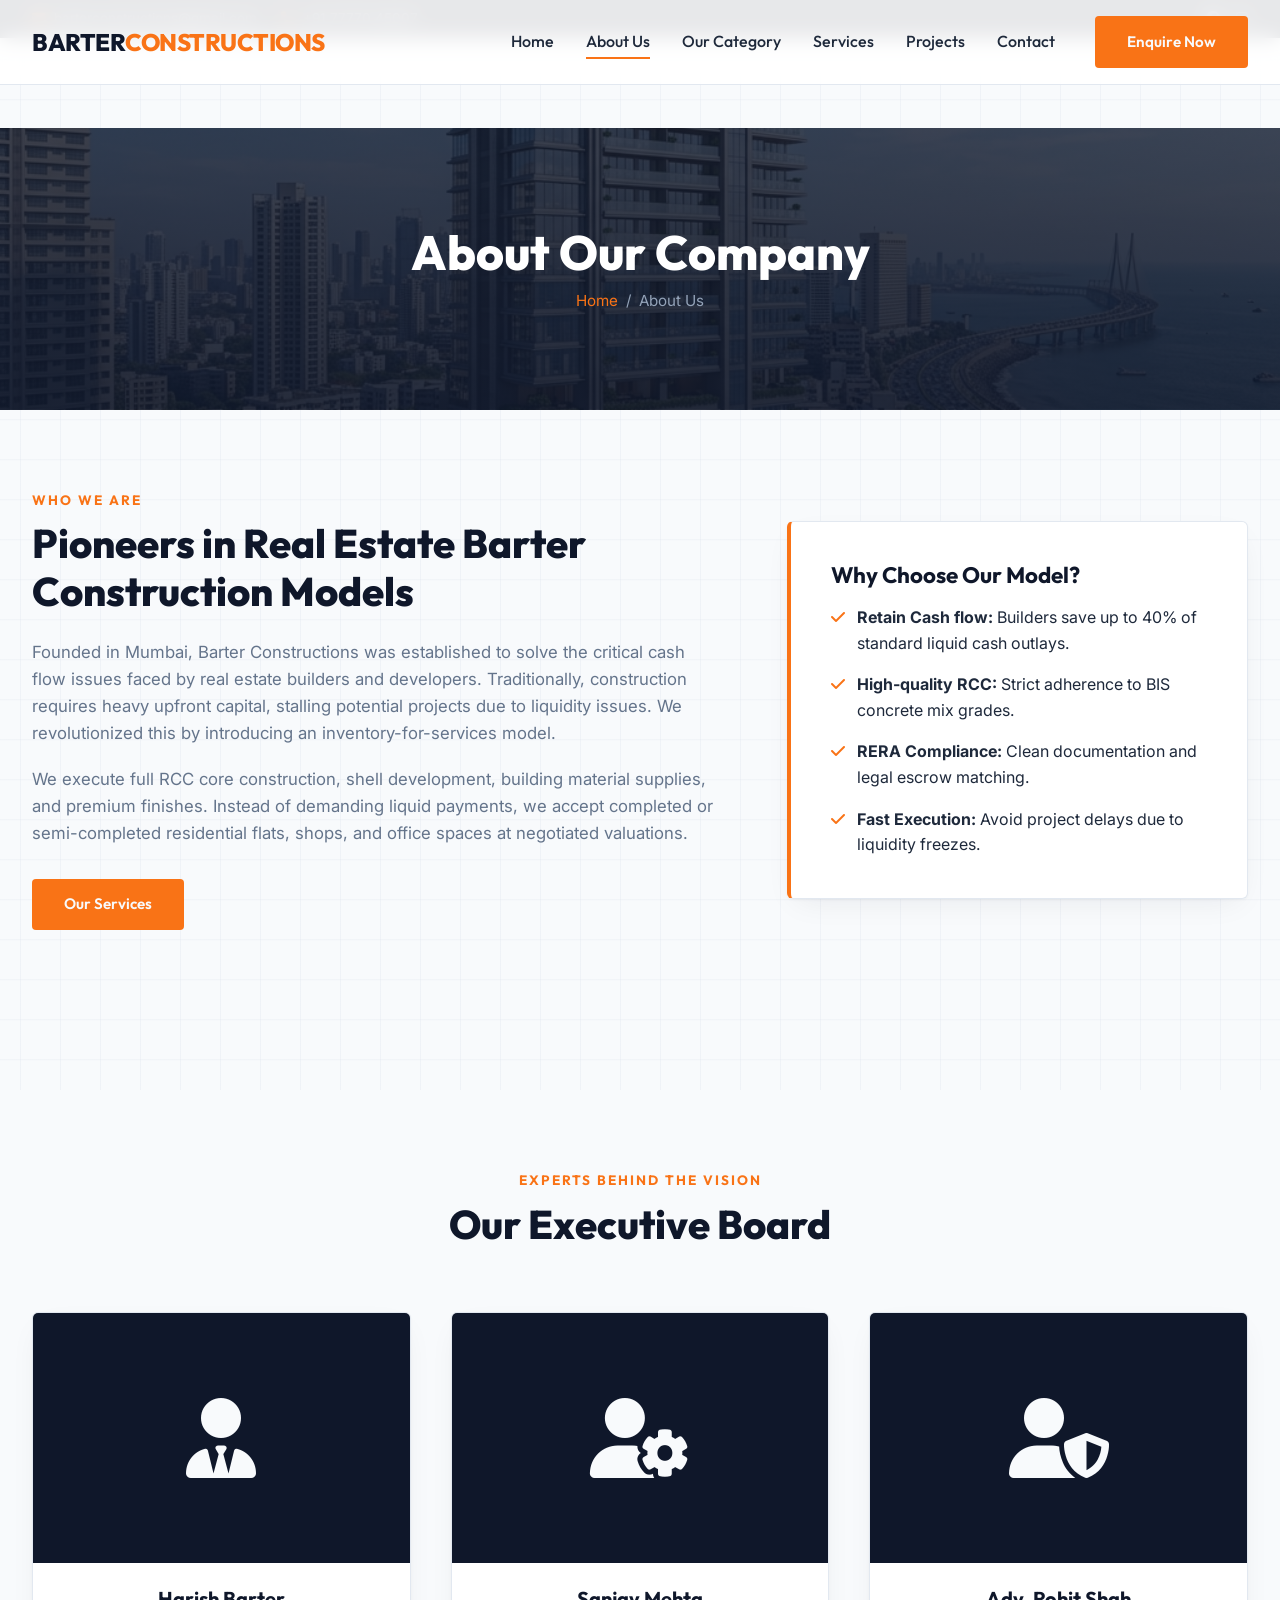
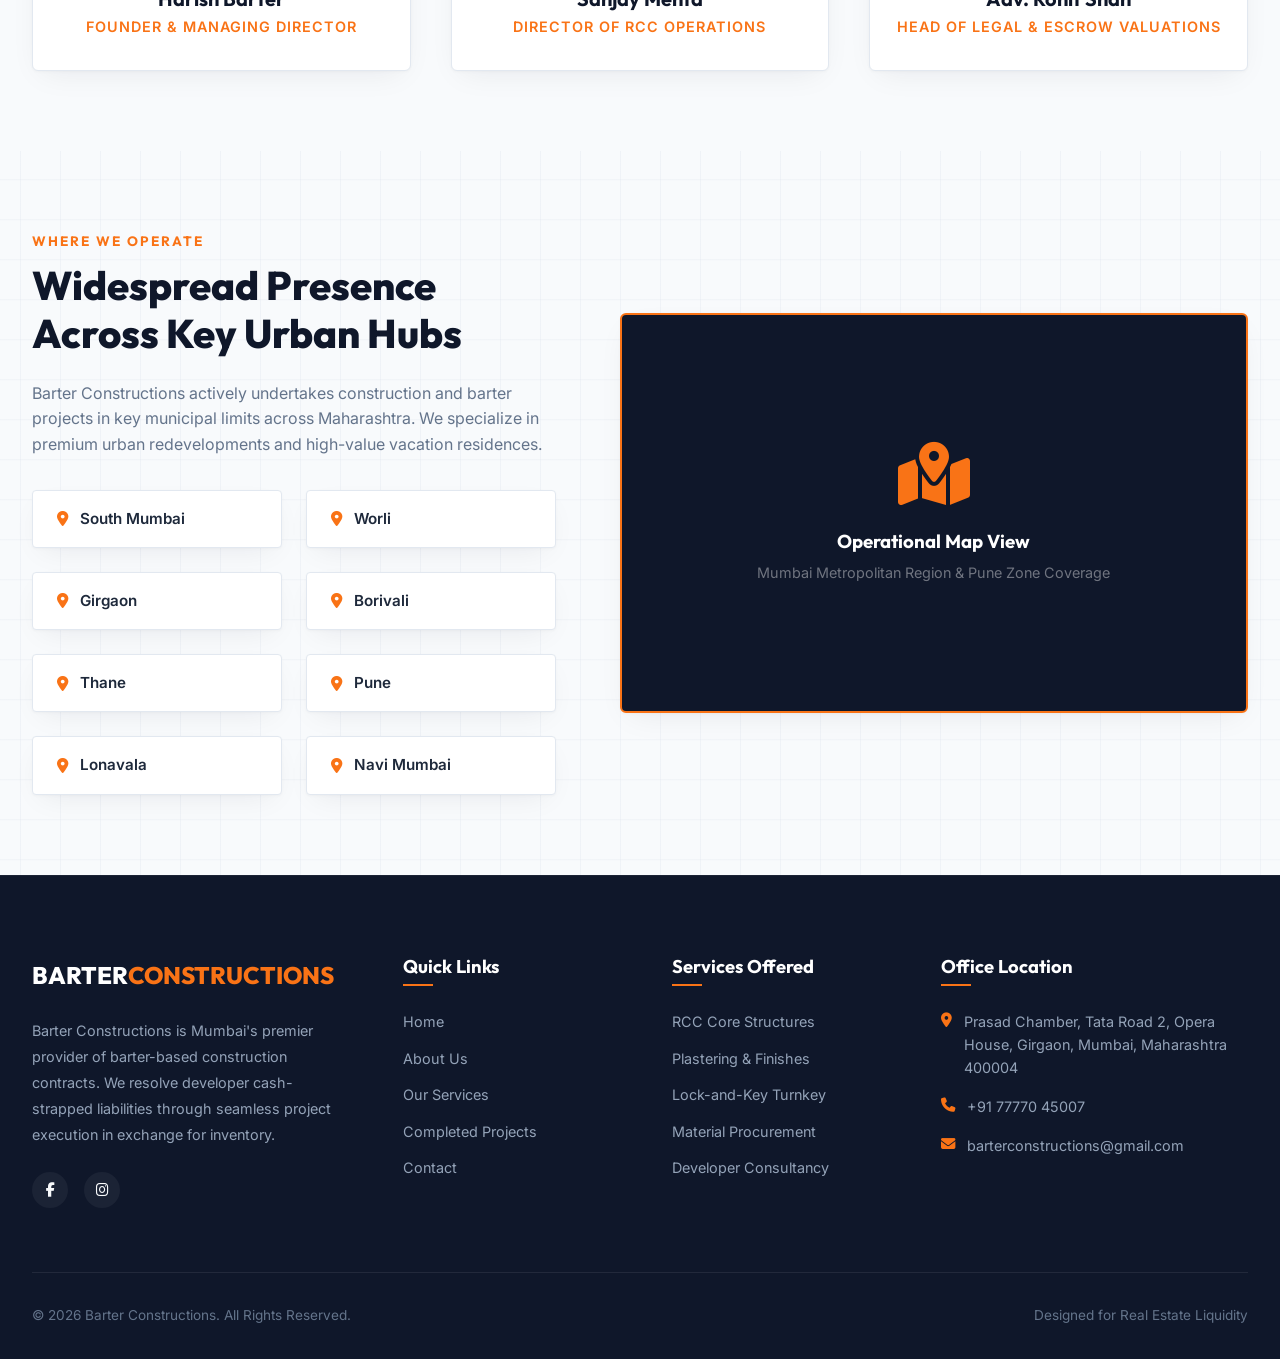
<file: about.html>
<!DOCTYPE html>
<html lang="en">
<head>
    <meta charset="UTF-8">
    <meta name="viewport" content="width=device-width, initial-scale=1.0">
    <title>About Us :: Barter Constructions - Real Estate Partners</title>
    <meta name="description" content="Learn about Barter Constructions. We specialize in providing premier construction contracts in Mumbai and Pune with zero cash flow pressure.">
    <link rel="stylesheet" href="https://cdnjs.cloudflare.com/ajax/libs/font-awesome/6.4.0/css/all.min.css">
    <link rel="stylesheet" href="style.css">
    <style>
        /* Subpage Banner style */
        .subpage-banner {
            padding: 6rem 2rem;
            background-color: var(--primary-dark);
            color: var(--text-light);
            text-align: center;
            margin-top: 90px;
            position: relative;
            background-image: linear-gradient(rgba(15, 23, 42, 0.8), rgba(15, 23, 42, 0.9)), url('images/hero_mumbai.png');
            background-size: cover;
            background-position: center;
        }
        .subpage-banner h1 {
            color: var(--bg-white);
            font-size: 3rem;
            font-weight: 800;
        }
        .subpage-breadcrumbs {
            font-size: 0.95rem;
            color: #94a3b8;
            margin-top: 0.5rem;
        }
        .subpage-breadcrumbs a {
            color: var(--accent-orange);
        }
        
        /* About detail sections */
        .about-content-section {
            padding: 5rem 2rem;
            max-width: 1280px;
            margin: 0 auto;
        }
        .about-grid-layout {
            display: grid;
            grid-template-columns: 1.2fr 0.8fr;
            gap: 4rem;
            align-items: center;
            margin-bottom: 5rem;
        }
        .about-card-info {
            background-color: var(--bg-white);
            border: 1px solid var(--border-color);
            padding: 2.5rem;
            border-radius: 6px;
            box-shadow: var(--shadow-premium);
            border-left: 4px solid var(--accent-orange);
        }
        .leadership-section {
            padding: 5rem 2rem;
            background-color: var(--bg-light);
        }
        .leader-grid {
            display: grid;
            grid-template-columns: repeat(3, 1fr);
            gap: 2.5rem;
            margin-top: 3rem;
        }
        .leader-card {
            background-color: var(--bg-white);
            border: 1px solid var(--border-color);
            border-radius: 6px;
            overflow: hidden;
            box-shadow: var(--shadow-premium);
            text-align: center;
            padding-bottom: 2rem;
            transition: var(--transition-smooth);
        }
        .leader-card:hover {
            transform: translateY(-5px);
            box-shadow: var(--shadow-hover);
        }
        .leader-img-wrapper {
            background-color: var(--primary-dark);
            height: 250px;
            display: flex;
            align-items: center;
            justify-content: center;
            color: var(--text-light);
            font-size: 5rem;
        }
        .leader-name {
            font-size: 1.25rem;
            font-weight: 700;
            margin-top: 1.5rem;
            margin-bottom: 0.25rem;
        }
        .leader-role {
            font-size: 0.9rem;
            color: var(--accent-orange);
            font-weight: 600;
            text-transform: uppercase;
            letter-spacing: 1px;
        }
        
        /* Map Section style */
        .map-section {
            padding: 5rem 2rem;
            max-width: 1280px;
            margin: 0 auto;
        }
        .map-container {
            display: grid;
            grid-template-columns: 1fr 1.2fr;
            gap: 4rem;
            align-items: center;
        }
        .region-list {
            display: grid;
            grid-template-columns: repeat(2, 1fr);
            gap: 1.5rem;
        }
        .region-badge {
            background-color: var(--bg-white);
            border: 1px solid var(--border-color);
            padding: 1rem 1.5rem;
            border-radius: 4px;
            display: flex;
            align-items: center;
            gap: 0.75rem;
            box-shadow: var(--shadow-premium);
            font-weight: 600;
            font-size: 0.95rem;
            transition: var(--transition-smooth);
        }
        .region-badge i {
            color: var(--accent-orange);
        }
        .region-badge:hover {
            border-color: var(--accent-orange);
            color: var(--accent-orange);
            transform: translateY(-2px);
        }
        
        @media (max-width: 992px) {
            .about-grid-layout, .map-container {
                grid-template-columns: 1fr;
                gap: 3rem;
            }
            .leader-grid {
                grid-template-columns: repeat(2, 1fr);
            }
        }
        @media (max-width: 600px) {
            .leader-grid {
                grid-template-columns: 1fr;
            }
            .region-list {
                grid-template-columns: 1fr;
            }
        }
    </style>
</head>
<body class="blueprint-bg">

    <!-- Topbar info -->
    <div class="topbar">
        <div class="topbar-container">
            <div class="topbar-info">
                <div class="topbar-item">
                    <i class="fa-solid fa-envelope"></i>
                    <a href="mailto:barterconstructions@gmail.com">barterconstructions@gmail.com</a>
                </div>
                <div class="topbar-item">
                    <i class="fa-solid fa-phone"></i>
                    <span>+91 77770 45007</span>
                </div>
            </div>
            <div class="topbar-socials">
                <a href="https://www.facebook.com/profile.php?id=61577663205907" target="_blank"><i class="fa-brands fa-facebook"></i></a>
                <a href="https://www.instagram.com/barterconstructions/" target="_blank"><i class="fa-brands fa-instagram"></i></a>
            </div>
        </div>
    </div>

    <!-- Main Navigation -->
    <header class="site-header" id="mainHeader">
        <div class="header-container">
            <div class="logo-wrapper">
                <a href="index.html">
                    <div class="logo-text">BARTER<span>CONSTRUCTIONS</span></div>
                </a>
            </div>
            <nav class="main-navigation">
                <ul class="nav-menu">
                    <li><a href="index.html" class="nav-link">Home</a></li>
                    <li><a href="about.html" class="nav-link active">About Us</a></li>
                    <li><a href="category.html" class="nav-link">Our Category</a></li>
                    <li><a href="services.html" class="nav-link">Services</a></li>
                    <li><a href="projects.html" class="nav-link">Projects</a></li>
                    <li><a href="contact.html" class="nav-link">Contact</a></li>
                </ul>
                <a href="contact.html" class="btn btn-primary">Enquire Now</a>
            </nav>
            <div class="menu-toggle" id="menuToggle">
                <i class="fa-solid fa-bars"></i>
            </div>
        </div>
    </header>

    <!-- Mobile Nav Drawer -->
    <div class="mobile-nav" id="mobileNav">
        <div class="mobile-nav-close" id="mobileClose">
            <i class="fa-solid fa-xmark"></i>
        </div>
        <div class="logo-text">BARTER<span>CONSTRUCTIONS</span></div>
        <ul class="mobile-menu">
            <li><a href="index.html" class="mobile-link">Home</a></li>
            <li><a href="about.html" class="mobile-link active">About Us</a></li>
            <li><a href="category.html" class="mobile-link">Our Category</a></li>
            <li><a href="services.html" class="mobile-link">Services</a></li>
            <li><a href="projects.html" class="mobile-link">Projects</a></li>
            <li><a href="contact.html" class="mobile-link">Contact</a></li>
        </ul>
        <a href="contact.html" class="btn btn-primary" style="margin-top: 1rem;">Enquire Now</a>
    </div>
    <div class="overlay-backdrop" id="overlayBackdrop"></div>

    <!-- Subpage Banner -->
    <section class="subpage-banner">
        <h1>About Our Company</h1>
        <div class="subpage-breadcrumbs">
            <a href="index.html">Home</a> &nbsp;/&nbsp; About Us
        </div>
    </section>

    <!-- About Content Section -->
    <section class="about-content-section">
        <div class="about-grid-layout">
            <div>
                <span class="section-tagline">Who We Are</span>
                <h2 class="section-title" style="margin-bottom: 1.5rem;">Pioneers in Real Estate Barter Construction Models</h2>
                <p style="margin-bottom: 1.2rem; font-size: 1.05rem; color: var(--text-muted);">Founded in Mumbai, Barter Constructions was established to solve the critical cash flow issues faced by real estate builders and developers. Traditionally, construction requires heavy upfront capital, stalling potential projects due to liquidity issues. We revolutionized this by introducing an inventory-for-services model.</p>
                <p style="margin-bottom: 2rem; font-size: 1.05rem; color: var(--text-muted);">We execute full RCC core construction, shell development, building material supplies, and premium finishes. Instead of demanding liquid payments, we accept completed or semi-completed residential flats, shops, and office spaces at negotiated valuations.</p>
                <a href="services.html" class="btn btn-primary">Our Services</a>
            </div>
            
            <div class="about-card-info">
                <h3 style="font-size: 1.4rem; margin-bottom: 1rem; color: var(--primary-dark);">Why Choose Our Model?</h3>
                <ul style="display: flex; flex-direction: column; gap: 1rem;">
                    <li style="display: flex; gap: 0.75rem;"><i class="fa-solid fa-check" style="color: var(--accent-orange); margin-top: 4px;"></i> <span><strong>Retain Cash flow:</strong> Builders save up to 40% of standard liquid cash outlays.</span></li>
                    <li style="display: flex; gap: 0.75rem;"><i class="fa-solid fa-check" style="color: var(--accent-orange); margin-top: 4px;"></i> <span><strong>High-quality RCC:</strong> Strict adherence to BIS concrete mix grades.</span></li>
                    <li style="display: flex; gap: 0.75rem;"><i class="fa-solid fa-check" style="color: var(--accent-orange); margin-top: 4px;"></i> <span><strong>RERA Compliance:</strong> Clean documentation and legal escrow matching.</span></li>
                    <li style="display: flex; gap: 0.75rem;"><i class="fa-solid fa-check" style="color: var(--accent-orange); margin-top: 4px;"></i> <span><strong>Fast Execution:</strong> Avoid project delays due to liquidity freezes.</span></li>
                </ul>
            </div>
        </div>
    </section>

    <!-- Leadership Section -->
    <section class="leadership-section">
        <div style="max-width: 1280px; margin: 0 auto;">
            <div class="section-header">
                <span class="section-tagline">Experts Behind The Vision</span>
                <h2 class="section-title">Our Executive Board</h2>
            </div>
            
            <div class="leader-grid">
                <div class="leader-card">
                    <div class="leader-img-wrapper"><i class="fa-solid fa-user-tie"></i></div>
                    <h3 class="leader-name">Harish Barter</h3>
                    <p class="leader-role">Founder & Managing Director</p>
                </div>
                <div class="leader-card">
                    <div class="leader-img-wrapper"><i class="fa-solid fa-user-gear"></i></div>
                    <h3 class="leader-name">Sanjay Mehta</h3>
                    <p class="leader-role">Director of RCC Operations</p>
                </div>
                <div class="leader-card">
                    <div class="leader-img-wrapper"><i class="fa-solid fa-user-shield"></i></div>
                    <h3 class="leader-name">Adv. Rohit Shah</h3>
                    <p class="leader-role">Head of Legal & Escrow Valuations</p>
                </div>
            </div>
        </div>
    </section>

    <!-- Operational Locations (Map Segment) -->
    <section class="map-section">
        <div class="map-container">
            <div>
                <span class="section-tagline">Where We Operate</span>
                <h2 class="section-title" style="margin-bottom: 1.5rem;">Widespread Presence Across Key Urban Hubs</h2>
                <p style="color: var(--text-muted); margin-bottom: 2rem;">Barter Constructions actively undertakes construction and barter projects in key municipal limits across Maharashtra. We specialize in premium urban redevelopments and high-value vacation residences.</p>
                
                <div class="region-list">
                    <div class="region-badge"><i class="fa-solid fa-location-dot"></i> South Mumbai</div>
                    <div class="region-badge"><i class="fa-solid fa-location-dot"></i> Worli</div>
                    <div class="region-badge"><i class="fa-solid fa-location-dot"></i> Girgaon</div>
                    <div class="region-badge"><i class="fa-solid fa-location-dot"></i> Borivali</div>
                    <div class="region-badge"><i class="fa-solid fa-location-dot"></i> Thane</div>
                    <div class="region-badge"><i class="fa-solid fa-location-dot"></i> Pune</div>
                    <div class="region-badge"><i class="fa-solid fa-location-dot"></i> Lonavala</div>
                    <div class="region-badge"><i class="fa-solid fa-location-dot"></i> Navi Mumbai</div>
                </div>
            </div>
            
            <div style="background-color: var(--primary-dark); height: 400px; border-radius: 6px; display: flex; align-items: center; justify-content: center; color: rgba(255,255,255,0.4); border: 2px solid var(--accent-orange); box-shadow: var(--shadow-premium);">
                <div style="text-align: center; padding: 2rem;">
                    <i class="fa-solid fa-map-location-dot" style="font-size: 4rem; color: var(--accent-orange); margin-bottom: 1.5rem;"></i>
                    <h3 style="color: #fff; margin-bottom: 0.5rem;">Operational Map View</h3>
                    <p style="font-size: 0.9rem;">Mumbai Metropolitan Region & Pune Zone Coverage</p>
                </div>
            </div>
        </div>
    </section>

    <!-- Footer -->
    <footer class="site-footer">
        <div class="footer-container">
            <div class="footer-col">
                <div class="footer-logo">BARTER<span>CONSTRUCTIONS</span></div>
                <p class="footer-about-text">Barter Constructions is Mumbai's premier provider of barter-based construction contracts. We resolve developer cash-strapped liabilities through seamless project execution in exchange for inventory.</p>
                <div class="footer-social-row">
                    <a href="https://www.facebook.com/profile.php?id=61577663205907" class="footer-social-icon" target="_blank"><i class="fa-brands fa-facebook-f"></i></a>
                    <a href="https://www.instagram.com/barterconstructions/" class="footer-social-icon" target="_blank"><i class="fa-brands fa-instagram"></i></a>
                </div>
            </div>
            
            <div class="footer-col">
                <h4 class="footer-title">Quick Links</h4>
                <div class="footer-links">
                    <a href="index.html" class="footer-link">Home</a>
                    <a href="about.html" class="footer-link">About Us</a>
                    <a href="services.html" class="footer-link">Our Services</a>
                    <a href="projects.html" class="footer-link">Completed Projects</a>
                    <a href="contact.html" class="footer-link">Contact</a>
                </div>
            </div>
            
            <div class="footer-col">
                <h4 class="footer-title">Services Offered</h4>
                <div class="footer-links">
                    <a href="services.html" class="footer-link">RCC Core Structures</a>
                    <a href="services.html" class="footer-link">Plastering & Finishes</a>
                    <a href="services.html" class="footer-link">Lock-and-Key Turnkey</a>
                    <a href="services.html" class="footer-link">Material Procurement</a>
                    <a href="services.html" class="footer-link">Developer Consultancy</a>
                </div>
            </div>
            
            <div class="footer-col">
                <h4 class="footer-title">Office Location</h4>
                <div class="footer-contact-info">
                    <div class="footer-contact-item">
                        <i class="fa-solid fa-location-dot"></i>
                        <span>Prasad Chamber, Tata Road 2, Opera House, Girgaon, Mumbai, Maharashtra 400004</span>
                    </div>
                    <div class="footer-contact-item">
                        <i class="fa-solid fa-phone"></i>
                        <span>+91 77770 45007</span>
                    </div>
                    <div class="footer-contact-item">
                        <i class="fa-solid fa-envelope"></i>
                        <span>barterconstructions@gmail.com</span>
                    </div>
                </div>
            </div>
        </div>
        
        <div class="footer-bottom">
            <div>&copy; 2026 Barter Constructions. All Rights Reserved.</div>
            <div>Designed for Real Estate Liquidity</div>
        </div>
    </footer>

    <!-- App Script -->
    <script src="app.js"></script>
</body>
</html>
</file>
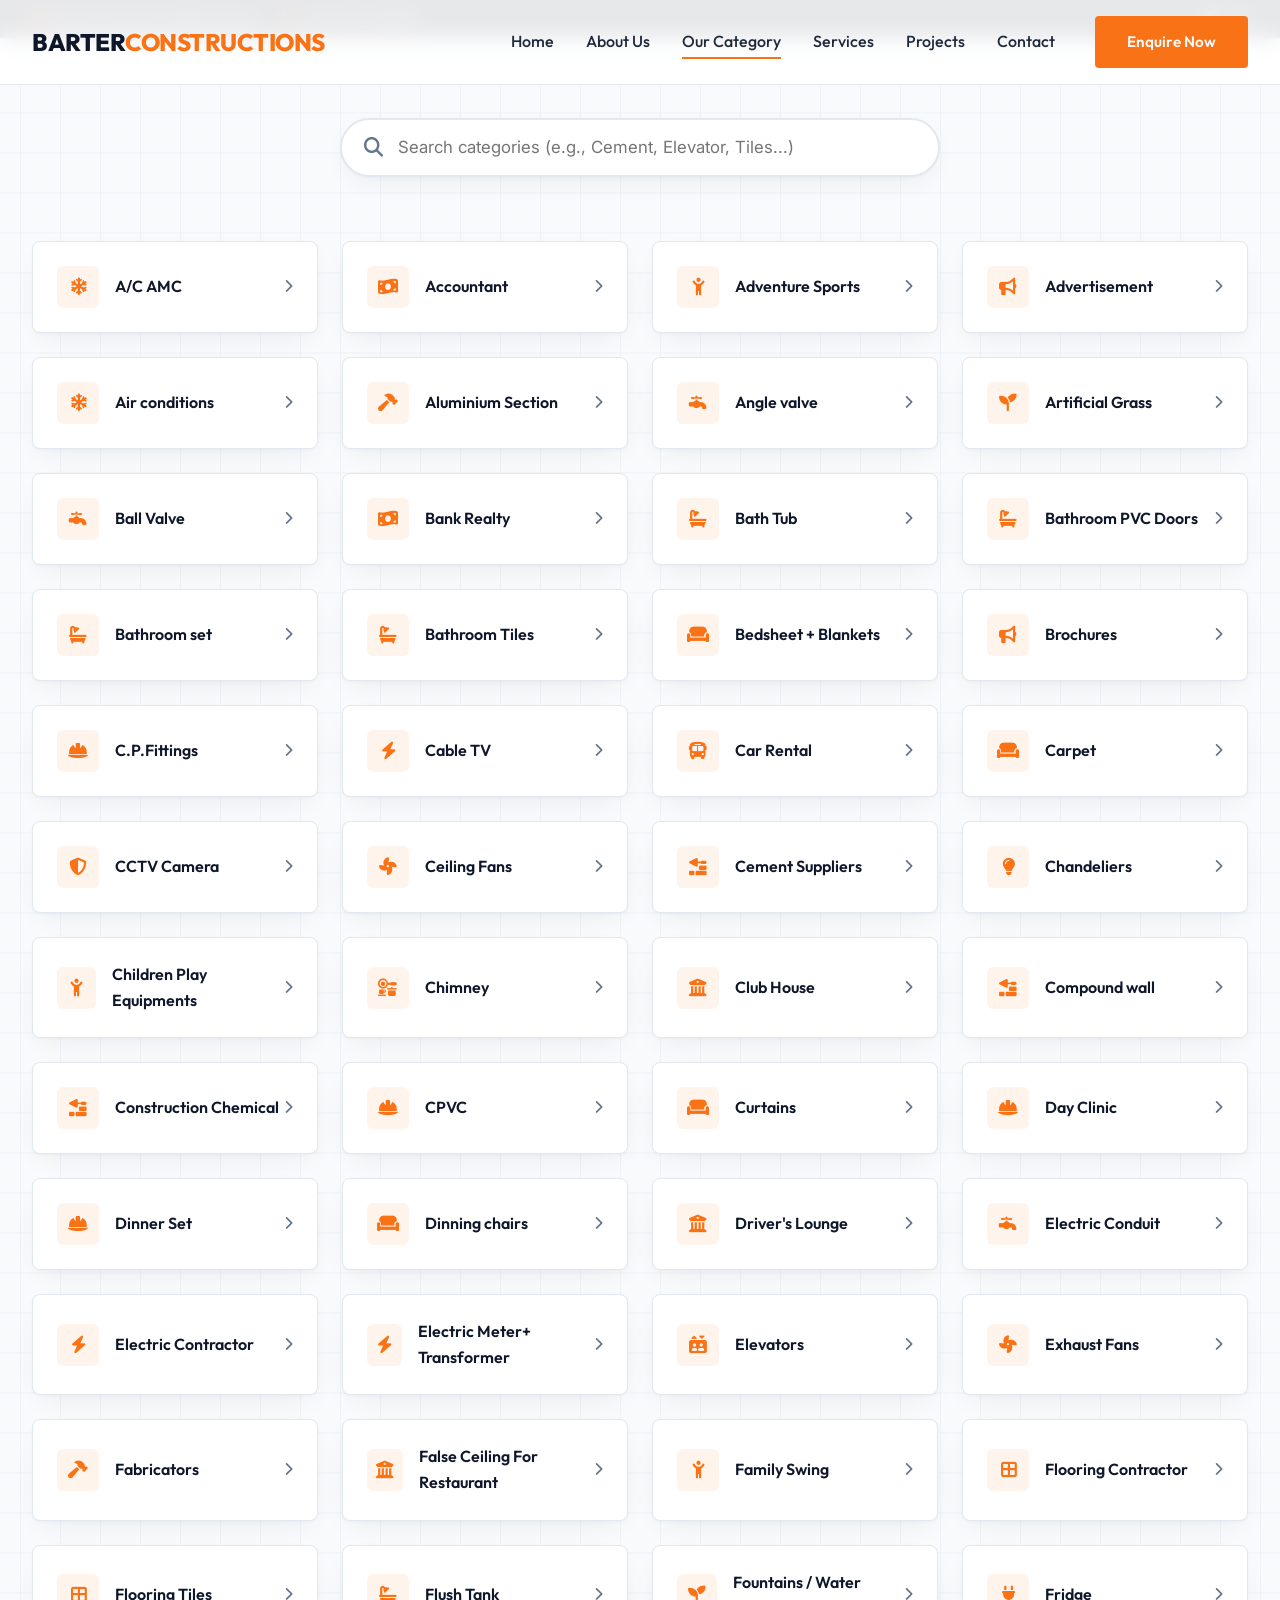
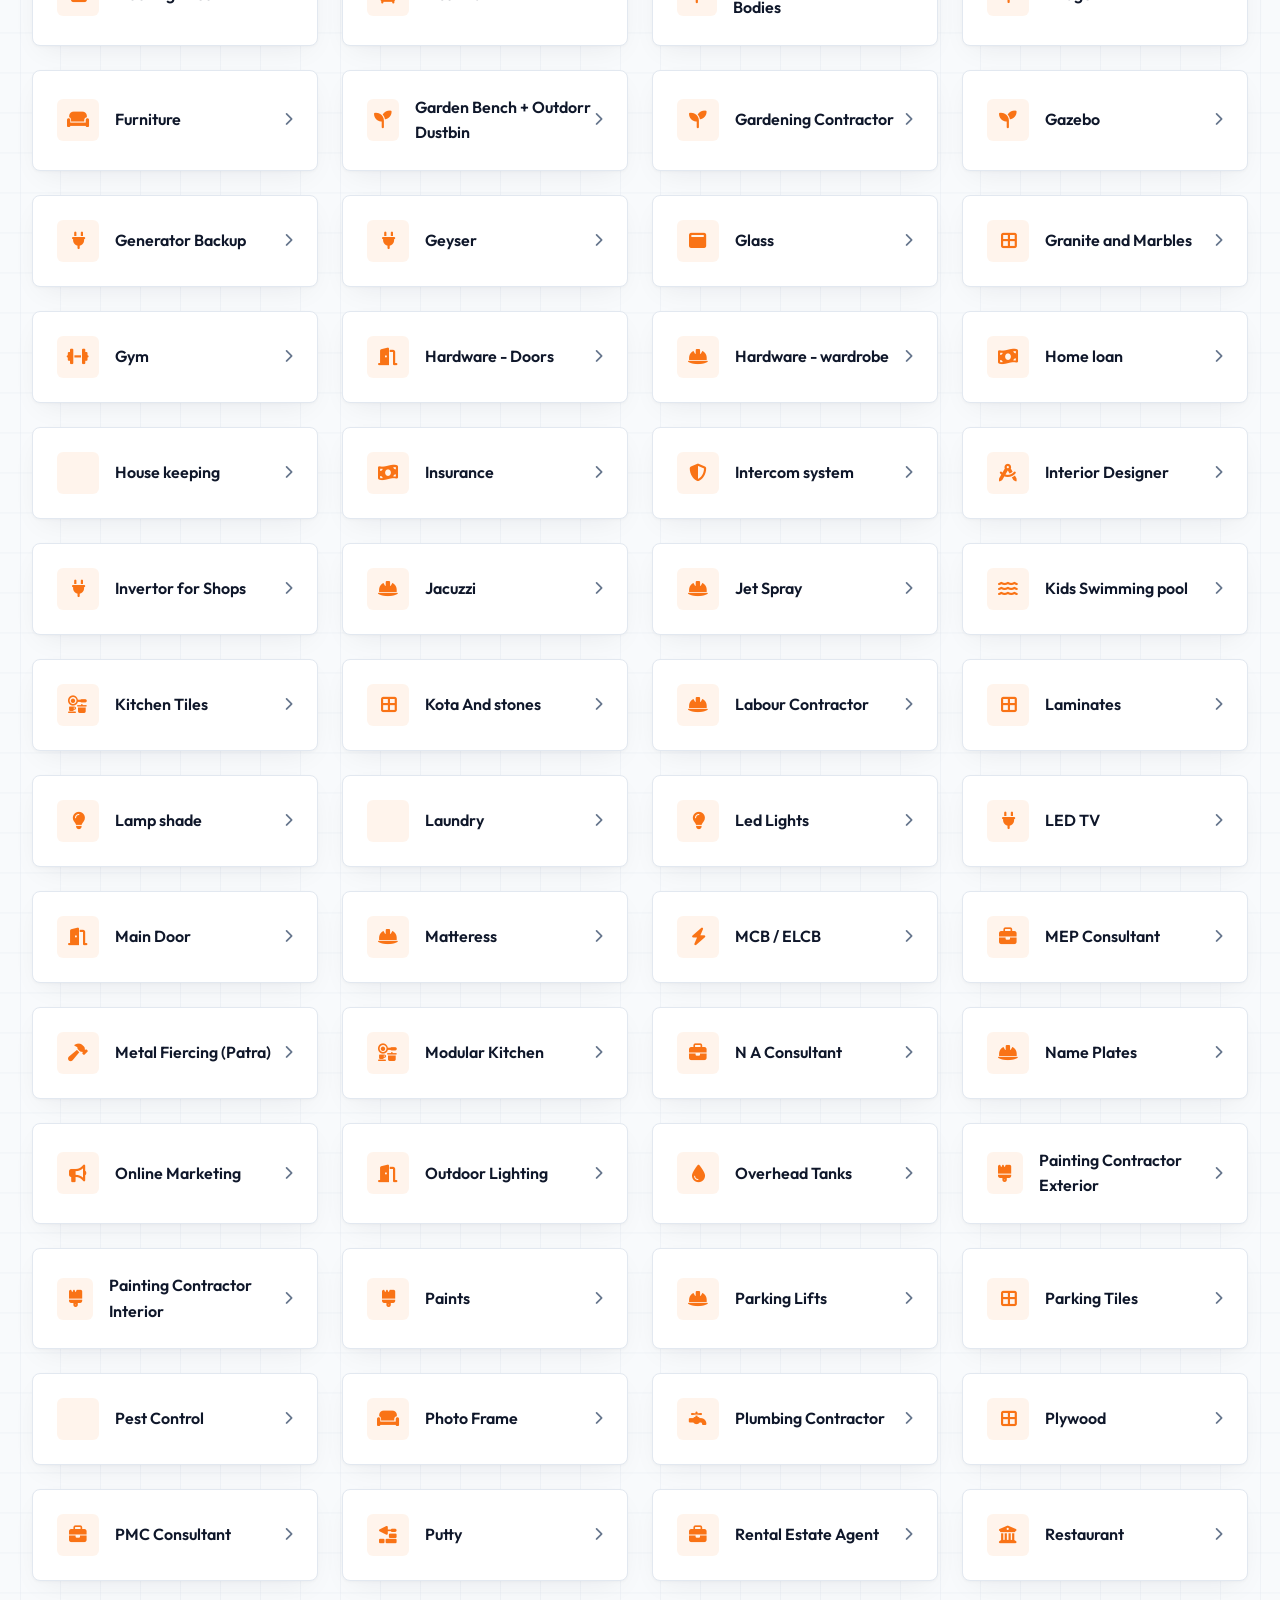
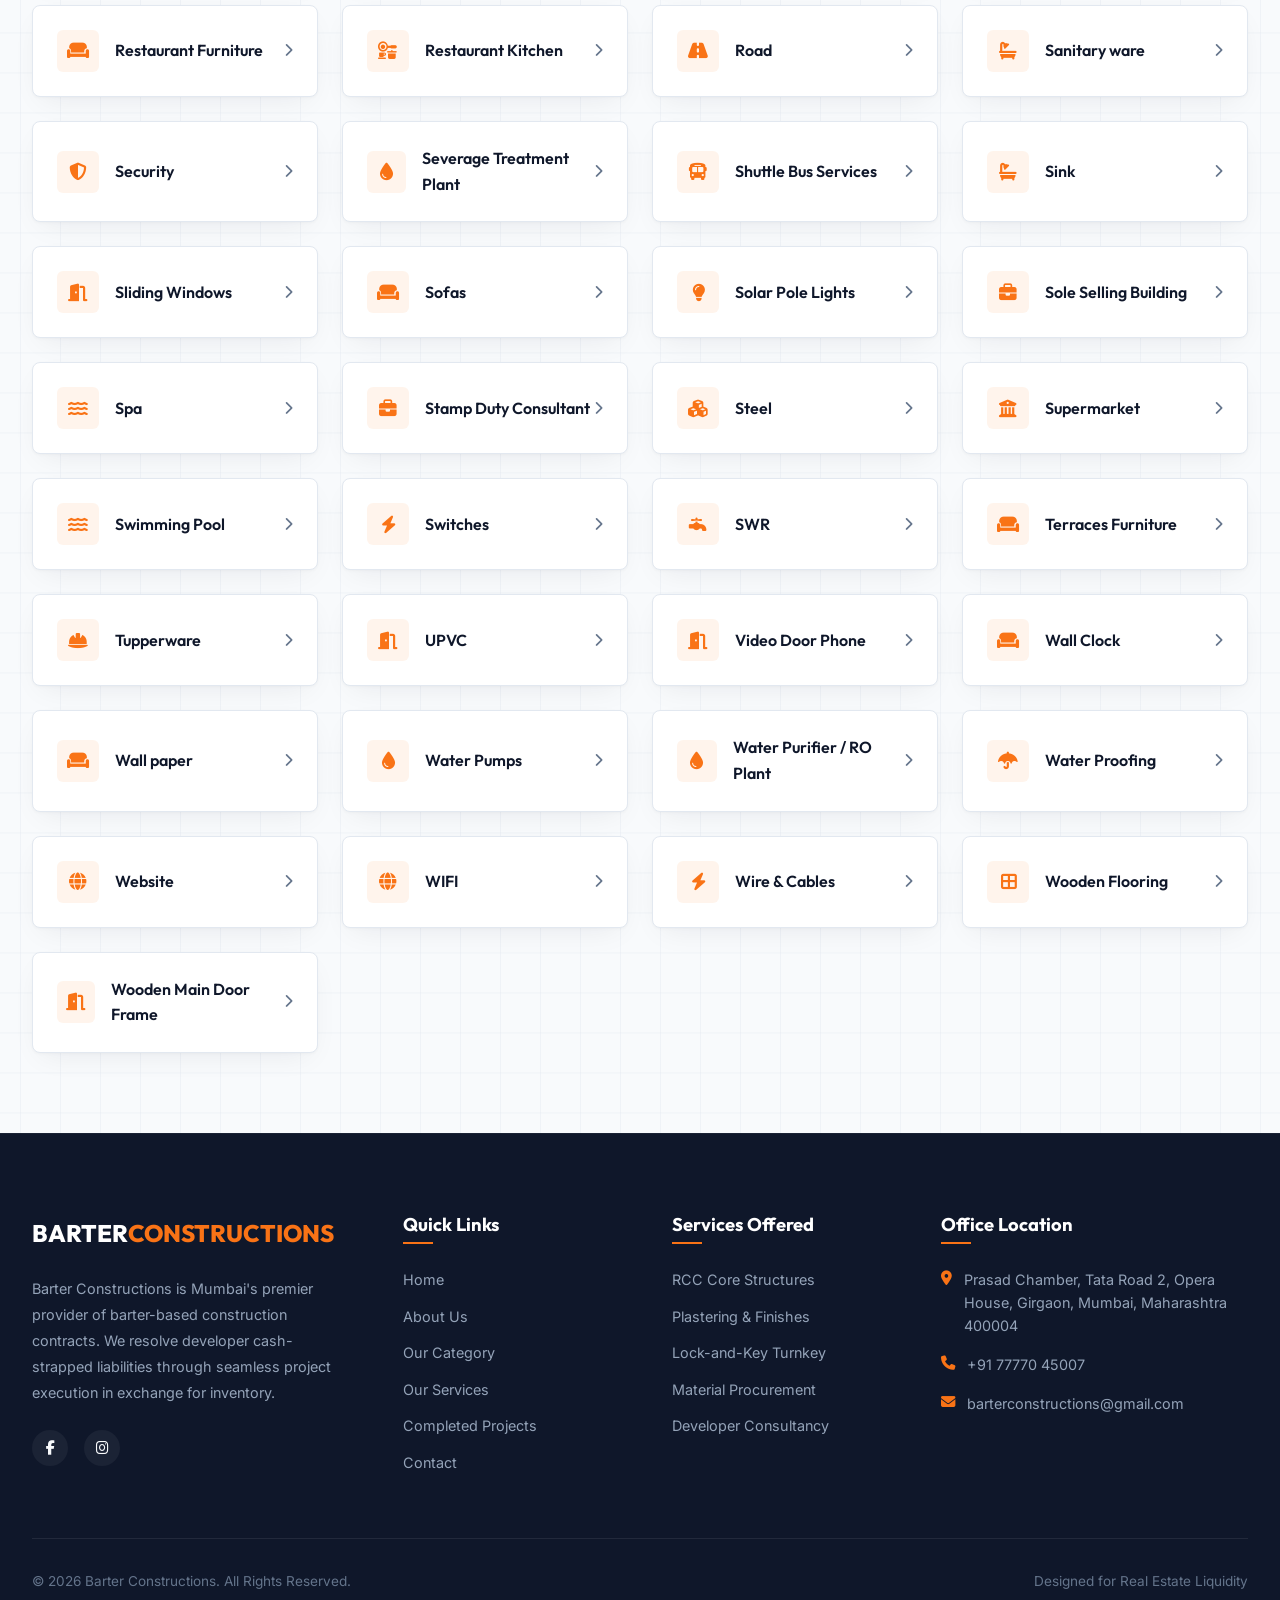
<file: category.html>
<!DOCTYPE html>
<html lang="en">

<head>
    <meta charset="UTF-8">
    <meta name="viewport" content="width=device-width, initial-scale=1.0">
    <title>Business Categories :: Barter Constructions</title>
    <meta name="description"
        content="Explore our wide range of barter business categories from RCC structures to finishing materials and consulting in Mumbai.">
    <link rel="shortcut icon" href="images/favicon.png" type="image/x-icon">

    <!-- CSS libraries -->
    <link rel="stylesheet" href="https://cdnjs.cloudflare.com/ajax/libs/font-awesome/6.4.0/css/all.min.css">
    <link rel="stylesheet" href="style.css">
</head>

<body class="blueprint-bg">

    <!-- Topbar info -->
    <div class="topbar">
        <div class="topbar-container">
            <div class="topbar-info">
                <div class="topbar-item">
                    <i class="fa-solid fa-envelope"></i>
                    <a href="mailto:barterconstructions@gmail.com">barterconstructions@gmail.com</a>
                </div>
                <div class="topbar-item">
                    <i class="fa-solid fa-phone"></i>
                    <span>+91 77770 45007</span>
                </div>
            </div>
            <div class="topbar-socials">
                <a href="https://www.facebook.com/profile.php?id=61577663205907" target="_blank"><i
                        class="fa-brands fa-facebook"></i></a>
                <a href="https://www.instagram.com/barterconstructions/" target="_blank"><i
                        class="fa-brands fa-instagram"></i></a>
            </div>
        </div>
    </div>

    <!-- Main Navigation -->
    <header class="site-header" id="mainHeader">
        <div class="header-container">
            <div class="logo-wrapper">
                <a href="index.html">
                    <div class="logo-text">BARTER<span>CONSTRUCTIONS</span></div>
                </a>
            </div>
            <nav class="main-navigation">
                <ul class="nav-menu">
                    <li><a href="index.html" class="nav-link">Home</a></li>
                    <li><a href="about.html" class="nav-link">About Us</a></li>
                    <li><a href="category.html" class="nav-link active">Our Category</a></li>
                    <li><a href="services.html" class="nav-link">Services</a></li>
                    <li><a href="projects.html" class="nav-link">Projects</a></li>
                    <li><a href="contact.html" class="nav-link">Contact</a></li>
                </ul>
                <a href="contact.html" class="btn btn-primary">Enquire Now</a>
            </nav>
            <div class="menu-toggle" id="menuToggle">
                <i class="fa-solid fa-bars"></i>
            </div>
        </div>
    </header>

    <!-- Mobile Nav Drawer -->
    <div class="mobile-nav" id="mobileNav">
        <div class="mobile-nav-close" id="mobileClose">
            <i class="fa-solid fa-xmark"></i>
        </div>
        <div class="logo-text">BARTER<span>CONSTRUCTIONS</span></div>
        <ul class="mobile-menu">
            <li><a href="index.html" class="mobile-link">Home</a></li>
            <li><a href="about.html" class="mobile-link">About Us</a></li>
            <li><a href="category.html" class="mobile-link active">Our Category</a></li>
            <li><a href="services.html" class="mobile-link">Services</a></li>
            <li><a href="projects.html" class="mobile-link">Projects</a></li>
            <li><a href="contact.html" class="mobile-link">Contact</a></li>
        </ul>
        <a href="contact.html" class="btn btn-primary" style="margin-top: 1rem;">Enquire Now</a>
    </div>
    <div class="overlay-backdrop" id="overlayBackdrop"></div>

    <!-- Subpage Banner
    <section class="subpage-banner">
        <h1>Our Categories</h1>
        <div class="subpage-breadcrumbs">
            <a href="index.html">Home</a> &nbsp;/&nbsp; Business Categories
        </div>
    </section> -->

    <!-- Categories Grid Section -->
    <section class="category-section">
        <!-- Live Search Container -->
        <div class="search-container">
            <div class="search-wrapper">
                <input type="text" id="categorySearch"
                    placeholder="Search categories (e.g., Cement, Elevator, Tiles...)" class="search-input">
                <i class="fa-solid fa-magnifying-glass search-icon"></i>
            </div>
        </div>

        <!-- Grid -->
        <div class="categories-grid" id="categoriesGrid">
            <!-- Dynamically populated via JS -->
        </div>

        <!-- No Results Msg -->
        <div class="no-results" id="noResults" style="display: none;">
            <div class="no-results-icon"><i class="fa-regular fa-face-frown"></i></div>
            <div class="no-results-text">No categories found matching your search.</div>
        </div>
    </section>

    <!-- Footer -->
    <footer class="site-footer">
        <div class="footer-container">
            <div class="footer-col">
                <div class="footer-logo">BARTER<span>CONSTRUCTIONS</span></div>
                <p class="footer-about-text">Barter Constructions is Mumbai's premier provider of barter-based
                    construction contracts. We resolve developer cash-strapped liabilities through seamless project
                    execution in exchange for inventory.</p>
                <div class="footer-social-row">
                    <a href="https://www.facebook.com/profile.php?id=61577663205907" class="footer-social-icon"
                        target="_blank"><i class="fa-brands fa-facebook-f"></i></a>
                    <a href="https://www.instagram.com/barterconstructions/" class="footer-social-icon"
                        target="_blank"><i class="fa-brands fa-instagram"></i></a>
                </div>
            </div>

            <div class="footer-col">
                <h4 class="footer-title">Quick Links</h4>
                <div class="footer-links">
                    <a href="index.html" class="footer-link">Home</a>
                    <a href="about.html" class="footer-link">About Us</a>
                    <a href="category.html" class="footer-link">Our Category</a>
                    <a href="services.html" class="footer-link">Our Services</a>
                    <a href="projects.html" class="footer-link">Completed Projects</a>
                    <a href="contact.html" class="footer-link">Contact</a>
                </div>
            </div>

            <div class="footer-col">
                <h4 class="footer-title">Services Offered</h4>
                <div class="footer-links">
                    <a href="services.html" class="footer-link">RCC Core Structures</a>
                    <a href="services.html" class="footer-link">Plastering & Finishes</a>
                    <a href="services.html" class="footer-link">Lock-and-Key Turnkey</a>
                    <a href="services.html" class="footer-link">Material Procurement</a>
                    <a href="services.html" class="footer-link">Developer Consultancy</a>
                </div>
            </div>

            <div class="footer-col">
                <h4 class="footer-title">Office Location</h4>
                <div class="footer-contact-info">
                    <div class="footer-contact-item">
                        <i class="fa-solid fa-location-dot"></i>
                        <span>Prasad Chamber, Tata Road 2, Opera House, Girgaon, Mumbai, Maharashtra 400004</span>
                    </div>
                    <div class="footer-contact-item">
                        <i class="fa-solid fa-phone"></i>
                        <span>+91 77770 45007</span>
                    </div>
                    <div class="footer-contact-item">
                        <i class="fa-solid fa-envelope"></i>
                        <span>barterconstructions@gmail.com</span>
                    </div>
                </div>
            </div>
        </div>

        <div class="footer-bottom">
            <div>&copy; 2026 Barter Constructions. All Rights Reserved.</div>
            <div>Designed for Real Estate Liquidity</div>
        </div>
    </footer>

    <!-- App Script -->
    <script src="app.js"></script>

    <!-- Categories Generation & Live Search Script -->
    <script>
        const categories = [
            "A/C AMC", "Accountant", "Adventure Sports", "Advertisement", "Air conditions",
            "Aluminium Section", "Angle valve", "Artificial Grass", "Ball Valve", "Bank Realty",
            "Bath Tub", "Bathroom PVC Doors", "Bathroom set", "Bathroom Tiles", "Bedsheet + Blankets",
            "Brochures", "C.P.Fittings", "Cable TV", "Car Rental", "Carpet",
            "CCTV Camera", "Ceiling Fans", "Cement Suppliers", "Chandeliers", "Children Play Equipments",
            "Chimney", "Club House", "Compound wall", "Construction Chemical", "CPVC",
            "Curtains", "Day Clinic", "Dinner Set", "Dinning chairs", "Driver's Lounge",
            "Electric Conduit", "Electric Contractor", "Electric Meter+ Transformer", "Elevators", "Exhaust Fans",
            "Fabricators", "False Ceiling For Restaurant", "Family Swing", "Flooring Contractor", "Flooring Tiles",
            "Flush Tank", "Fountains / Water Bodies", "Fridge", "Furniture", "Garden Bench + Outdorr Dustbin",
            "Gardening Contractor", "Gazebo", "Generator Backup", "Geyser", "Glass",
            "Granite and Marbles", "Gym", "Hardware - Doors", "Hardware - wardrobe", "Home loan",
            "House keeping", "Insurance", "Intercom system", "Interior Designer", "Invertor for Shops",
            "Jacuzzi", "Jet Spray", "Kids Swimming pool", "Kitchen Tiles", "Kota And stones",
            "Labour Contractor", "Laminates", "Lamp shade", "Laundry", "Led Lights",
            "LED TV", "Main Door", "Matteress", "MCB / ELCB", "MEP Consultant",
            "Metal Fiercing (Patra)", "Modular Kitchen", "N A Consultant", "Name Plates", "Online Marketing",
            "Outdoor Lighting", "Overhead Tanks", "Painting Contractor Exterior", "Painting Contractor Interior", "Paints",
            "Parking Lifts", "Parking Tiles", "Pest Control", "Photo Frame", "Plumbing Contractor",
            "Plywood", "PMC Consultant", "Putty", "Rental Estate Agent", "Restaurant",
            "Restaurant Furniture", "Restaurant Kitchen", "Road", "Sanitary ware", "Security",
            "Severage Treatment Plant", "Shuttle Bus Services", "Sink", "Sliding Windows", "Sofas",
            "Solar Pole Lights", "Sole Selling Building", "Spa", "Stamp Duty Consultant", "Steel",
            "Supermarket", "Swimming Pool", "Switches", "SWR", "Terraces Furniture",
            "Tupperware", "UPVC", "Video Door Phone", "Wall Clock", "Wall paper",
            "Water Pumps", "Water Purifier / RO Plant", "Water Proofing", "Website", "WIFI",
            "Wire & Cables", "Wooden Flooring", "Wooden Main Door Frame"
        ];

        // Maps category keyword to font awesome icon
        function getCategoryIcon(name) {
            const lower = name.toLowerCase();
            if (lower.includes("a/c") || lower.includes("air condition")) return "fa-snowflake";
            if (lower.includes("accountant") || lower.includes("bank") || lower.includes("loan") || lower.includes("insurance")) return "fa-money-bill-wave";
            if (lower.includes("sports") || lower.includes("swing") || lower.includes("play")) return "fa-child-reaching";
            if (lower.includes("advertisement") || lower.includes("marketing") || lower.includes("brochure")) return "fa-bullhorn";
            if (lower.includes("aluminium") || lower.includes("metal") || lower.includes("fabricator")) return "fa-hammer";
            if (lower.includes("valve") || lower.includes("plumbing") || lower.includes("swr") || lower.includes("conduit")) return "fa-faucet";
            if (lower.includes("grass") || lower.includes("garden") || lower.includes("fountain") || lower.includes("gazebo")) return "fa-seedling";
            if (lower.includes("tub") || lower.includes("bath") || lower.includes("sanitary") || lower.includes("sink") || lower.includes("flush")) return "fa-bath";
            if (lower.includes("door") || lower.includes("window") || lower.includes("upvc") || lower.includes("sliding")) return "fa-door-open";
            if (lower.includes("bedsheet") || lower.includes("blanket") || lower.includes("carpet") || lower.includes("curtain") || lower.includes("sofa") || lower.includes("furniture") || lower.includes("chair") || lower.includes("mattress") || lower.includes("frame") || lower.includes("clock") || lower.includes("paper")) return "fa-couch";
            if (lower.includes("cctv") || lower.includes("security") || lower.includes("intercom") || lower.includes("video door")) return "fa-shield-halved";
            if (lower.includes("fan")) return "fa-fan";
            if (lower.includes("cement") || lower.includes("putty") || lower.includes("chemical") || lower.includes("mason") || lower.includes("wall")) return "fa-trowel-bricks";
            if (lower.includes("chandelier") || lower.includes("lamp") || lower.includes("light")) return "fa-lightbulb";
            if (lower.includes("kitchen") || lower.includes("chimney")) return "fa-kitchen-set";
            if (lower.includes("club") || lower.includes("lounge") || lower.includes("restaurant") || lower.includes("supermarket")) return "fa-building-columns";
            if (lower.includes("electric") || lower.includes("meter") || lower.includes("transformer") || lower.includes("switch") || lower.includes("wire") || lower.includes("cable") || lower.includes("mcb")) return "fa-bolt";
            if (lower.includes("elevator")) return "fa-elevator";
            if (lower.includes("painting") || lower.includes("paint")) return "fa-brush";
            if (lower.includes("floor") || lower.includes("tile") || lower.includes("granite") || lower.includes("marble") || lower.includes("stone") || lower.includes("plywood") || lower.includes("laminate")) return "fa-border-all";
            if (lower.includes("fridge") || lower.includes("tv") || lower.includes("invertor") || lower.includes("geyser") || lower.includes("generator")) return "fa-plug";
            if (lower.includes("glass")) return "fa-window-maximize";
            if (lower.includes("gym")) return "fa-dumbbell";
            if (lower.includes("house keeping") || lower.includes("pest") || lower.includes("laundry")) return "fa-hands-clean";
            if (lower.includes("consultant") || lower.includes("pmc") || lower.includes("agent") || lower.includes("selling")) return "fa-briefcase";
            if (lower.includes("designer")) return "fa-compass-drafting";
            if (lower.includes("pool") || lower.includes("spa")) return "fa-water";
            if (lower.includes("road")) return "fa-road";
            if (lower.includes("severage") || lower.includes("tank") || lower.includes("pump") || lower.includes("purifier")) return "fa-droplet";
            if (lower.includes("shuttle") || lower.includes("rental")) return "fa-bus";
            if (lower.includes("steel")) return "fa-cubes";
            if (lower.includes("water proofing")) return "fa-umbrella";
            if (lower.includes("website") || lower.includes("wifi") || lower.includes("online")) return "fa-globe";
            return "fa-helmet-safety"; // Default builder/safety icon
        }

        document.addEventListener('DOMContentLoaded', () => {
            const grid = document.getElementById('categoriesGrid');
            const searchInput = document.getElementById('categorySearch');
            const noResults = document.getElementById('noResults');

            // Render categories
            function render(filterQuery = "") {
                grid.innerHTML = "";
                const filtered = categories.filter(cat =>
                    cat.toLowerCase().includes(filterQuery.toLowerCase().trim())
                );

                if (filtered.length === 0) {
                    noResults.style.display = "block";
                } else {
                    noResults.style.display = "none";
                    filtered.forEach(cat => {
                        const icon = getCategoryIcon(cat);
                        const card = document.createElement('a');
                        card.className = "category-card";
                        card.href = `service-single.html?category=${encodeURIComponent(cat)}`;
                        card.setAttribute('data-category', cat);

                        card.innerHTML = `
                            <div class="category-card-content">
                                <div class="category-card-icon"><i class="fa-solid ${icon}"></i></div>
                                <span class="category-card-title">${cat}</span>
                            </div>
                            <i class="fa-solid fa-chevron-right category-card-arrow"></i>
                        `;
                        grid.appendChild(card);
                    });
                }
            }

            // Listen to search
            if (searchInput) {
                searchInput.addEventListener('input', (e) => {
                    render(e.target.value);
                });
            }

            // Initial render
            render();
        });
    </script>
</body>

</html>
</file>
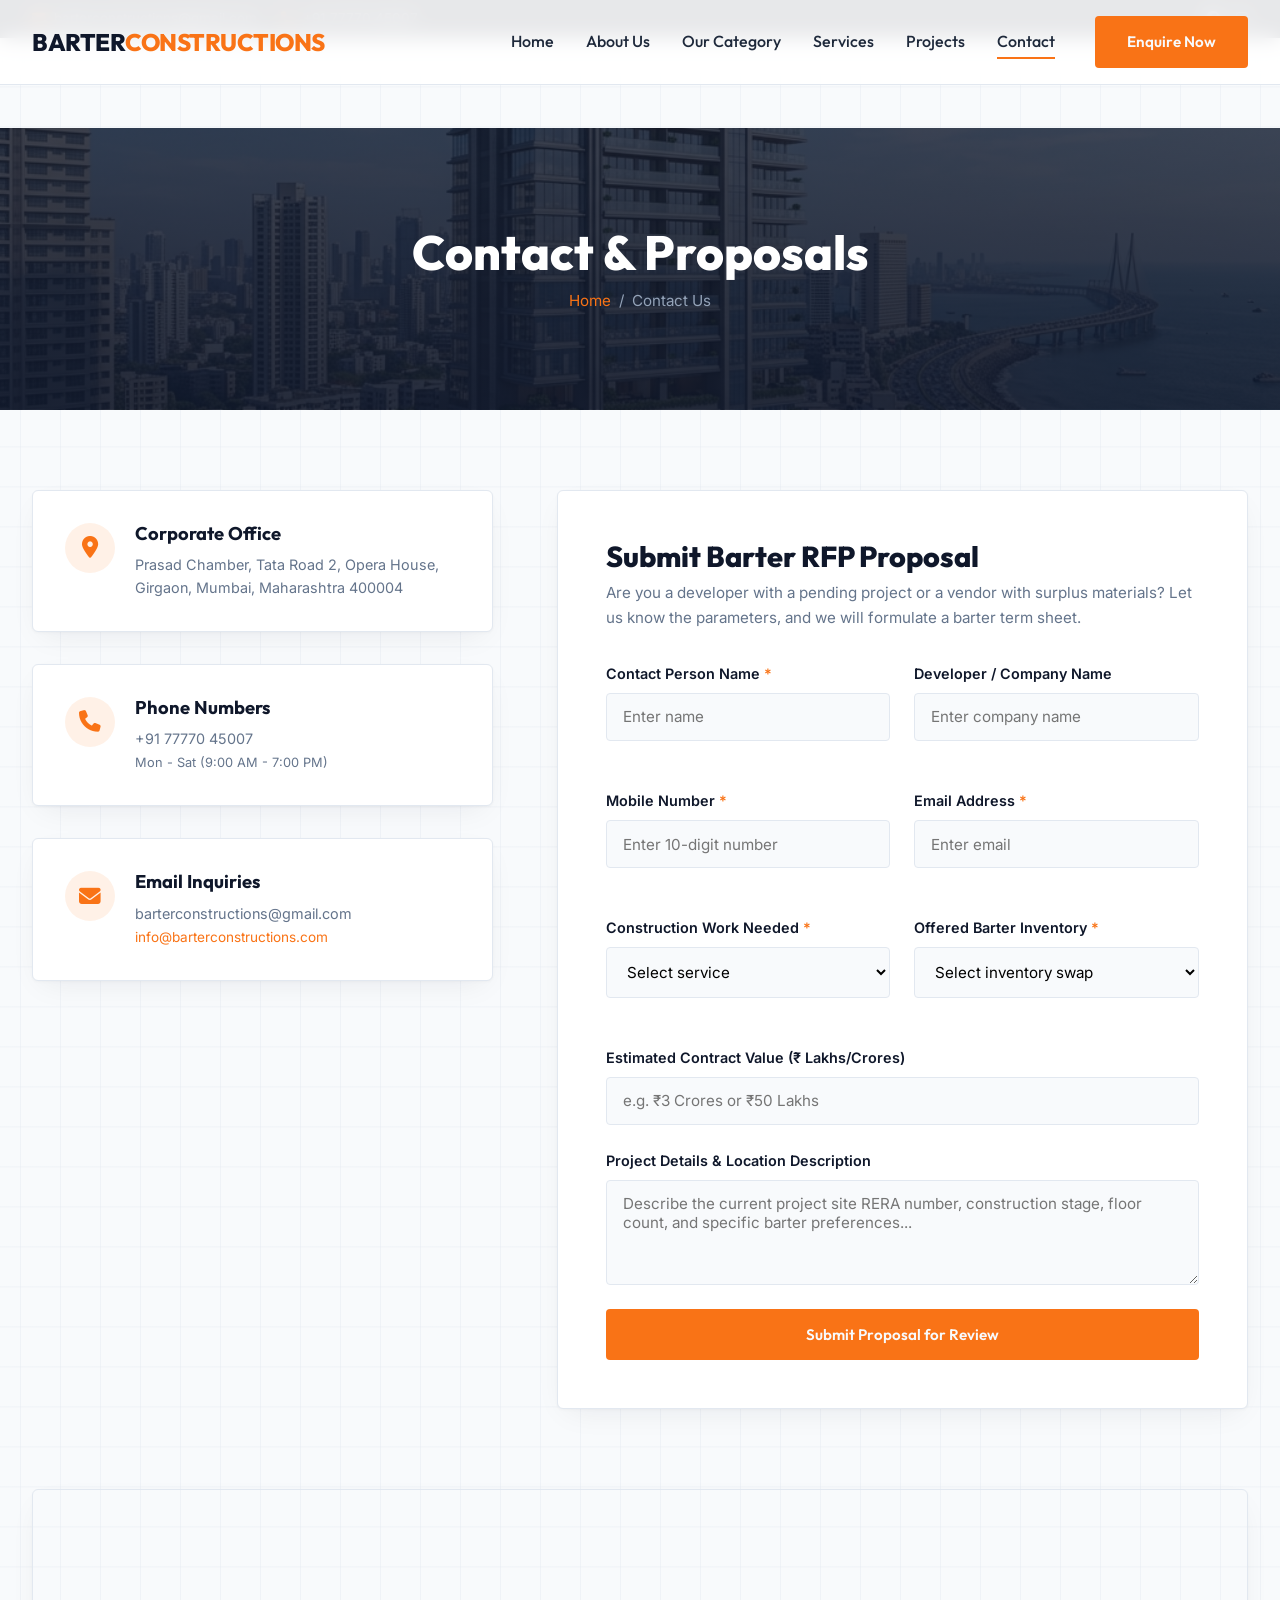
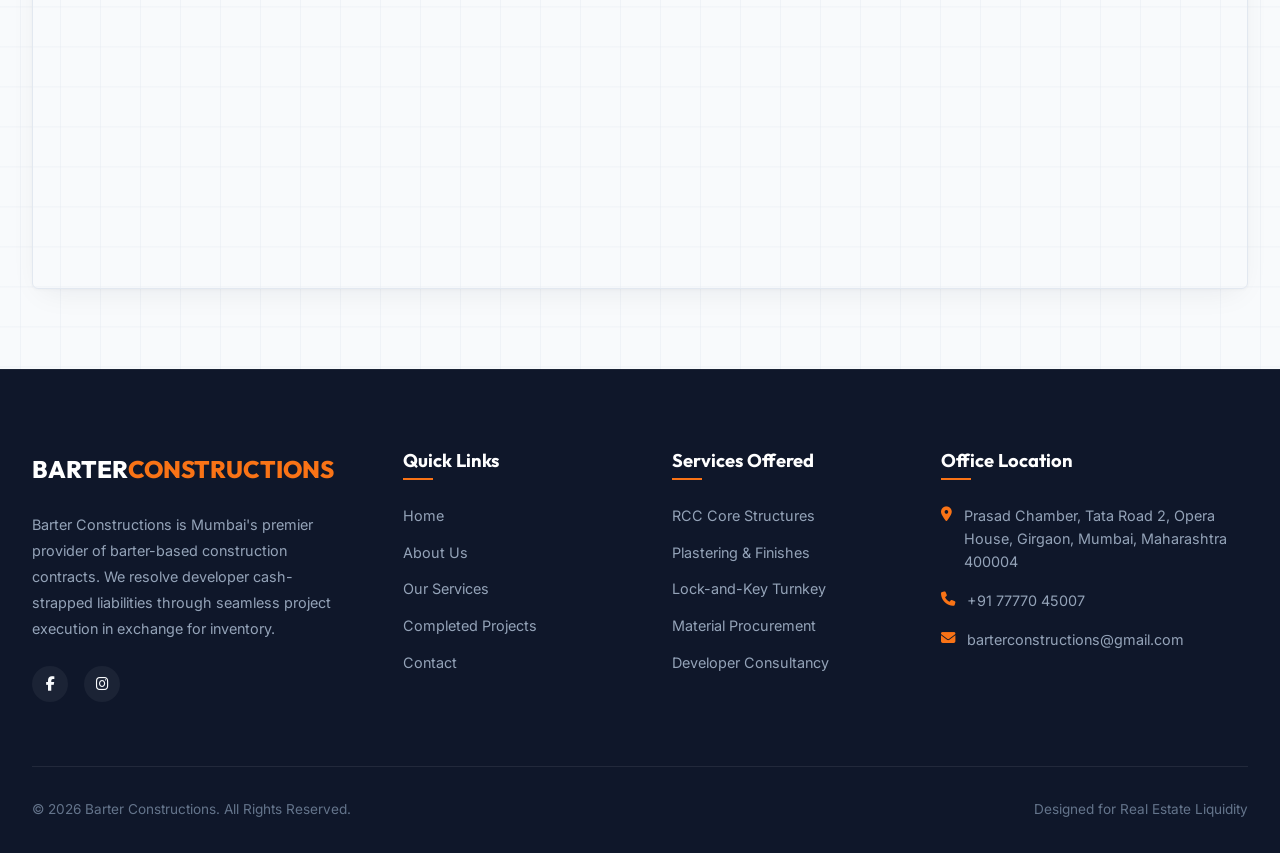
<file: contact.html>
<!DOCTYPE html>
<html lang="en">
<head>
    <meta charset="UTF-8">
    <meta name="viewport" content="width=device-width, initial-scale=1.0">
    <title>Contact Us :: Barter Constructions Mumbai</title>
    <meta name="description" content="Get in touch with Barter Constructions. Submit your builder project and barter asset details for a free consultation.">
    <link rel="stylesheet" href="https://cdnjs.cloudflare.com/ajax/libs/font-awesome/6.4.0/css/all.min.css">
    <link rel="stylesheet" href="style.css">
    <style>
        /* Subpage Banner style */
        .subpage-banner {
            padding: 6rem 2rem;
            background-color: var(--primary-dark);
            color: var(--text-light);
            text-align: center;
            margin-top: 90px;
            position: relative;
            background-image: linear-gradient(rgba(15, 23, 42, 0.8), rgba(15, 23, 42, 0.9)), url('images/hero_mumbai.png');
            background-size: cover;
            background-position: center;
        }
        .subpage-banner h1 {
            color: var(--bg-white);
            font-size: 3rem;
            font-weight: 800;
        }
        .subpage-breadcrumbs {
            font-size: 0.95rem;
            color: #94a3b8;
            margin-top: 0.5rem;
        }
        .subpage-breadcrumbs a {
            color: var(--accent-orange);
        }

        /* Contact Page Grid layout */
        .contact-section {
            padding: 5rem 2rem;
            max-width: 1280px;
            margin: 0 auto;
        }
        
        .contact-grid {
            display: grid;
            grid-template-columns: 0.8fr 1.2fr;
            gap: 4rem;
            margin-bottom: 5rem;
        }
        
        .contact-info-panel {
            display: flex;
            flex-direction: column;
            gap: 2rem;
        }
        
        .contact-info-card {
            background-color: var(--bg-white);
            border: 1px solid var(--border-color);
            padding: 2rem;
            border-radius: 6px;
            box-shadow: var(--shadow-premium);
            display: flex;
            gap: 1.25rem;
            align-items: flex-start;
        }
        
        .contact-card-icon {
            width: 50px;
            height: 50px;
            border-radius: 50%;
            background-color: rgba(249, 115, 22, 0.1);
            color: var(--accent-orange);
            display: flex;
            align-items: center;
            justify-content: center;
            font-size: 1.35rem;
            flex-shrink: 0;
        }
        
        .contact-card-title {
            font-size: 1.15rem;
            font-weight: 700;
            margin-bottom: 0.5rem;
            color: var(--primary-dark);
        }
        
        .contact-card-text {
            font-size: 0.9rem;
            color: var(--text-muted);
            line-height: 1.6;
        }
        
        /* Interactive Form style is now loaded globally from style.css */
        
        /* Map Container */
        .contact-map-wrapper {
            border-radius: 6px;
            overflow: hidden;
            box-shadow: var(--shadow-premium);
            border: 1px solid var(--border-color);
            height: 400px;
        }
    </style>
</head>
<body class="blueprint-bg">

    <!-- Topbar info -->
    <div class="topbar">
        <div class="topbar-container">
            <div class="topbar-info">
                <div class="topbar-item">
                    <i class="fa-solid fa-envelope"></i>
                    <a href="mailto:barterconstructions@gmail.com">barterconstructions@gmail.com</a>
                </div>
                <div class="topbar-item">
                    <i class="fa-solid fa-phone"></i>
                    <span>+91 77770 45007</span>
                </div>
            </div>
            <div class="topbar-socials">
                <a href="https://www.facebook.com/profile.php?id=61577663205907" target="_blank"><i class="fa-brands fa-facebook"></i></a>
                <a href="https://www.instagram.com/barterconstructions/" target="_blank"><i class="fa-brands fa-instagram"></i></a>
            </div>
        </div>
    </div>

    <!-- Main Navigation -->
    <header class="site-header" id="mainHeader">
        <div class="header-container">
            <div class="logo-wrapper">
                <a href="index.html">
                    <div class="logo-text">BARTER<span>CONSTRUCTIONS</span></div>
                </a>
            </div>
            <nav class="main-navigation">
                <ul class="nav-menu">
                    <li><a href="index.html" class="nav-link">Home</a></li>
                    <li><a href="about.html" class="nav-link">About Us</a></li>
                    <li><a href="category.html" class="nav-link">Our Category</a></li>
                    <li><a href="services.html" class="nav-link">Services</a></li>
                    <li><a href="projects.html" class="nav-link">Projects</a></li>
                    <li><a href="contact.html" class="nav-link active">Contact</a></li>
                </ul>
                <a href="contact.html" class="btn btn-primary">Enquire Now</a>
            </nav>
            <div class="menu-toggle" id="menuToggle">
                <i class="fa-solid fa-bars"></i>
            </div>
        </div>
    </header>

    <!-- Mobile Nav Drawer -->
    <div class="mobile-nav" id="mobileNav">
        <div class="mobile-nav-close" id="mobileClose">
            <i class="fa-solid fa-xmark"></i>
        </div>
        <div class="logo-text">BARTER<span>CONSTRUCTIONS</span></div>
        <ul class="mobile-menu">
            <li><a href="index.html" class="mobile-link">Home</a></li>
            <li><a href="about.html" class="mobile-link">About Us</a></li>
            <li><a href="category.html" class="mobile-link">Our Category</a></li>
            <li><a href="services.html" class="mobile-link">Services</a></li>
            <li><a href="projects.html" class="mobile-link">Projects</a></li>
            <li><a href="contact.html" class="mobile-link active">Contact</a></li>
        </ul>
        <a href="contact.html" class="btn btn-primary" style="margin-top: 1rem;">Enquire Now</a>
    </div>
    <div class="overlay-backdrop" id="overlayBackdrop"></div>

    <!-- Subpage Banner -->
    <section class="subpage-banner">
        <h1>Contact & Proposals</h1>
        <div class="subpage-breadcrumbs">
            <a href="index.html">Home</a> &nbsp;/&nbsp; Contact Us
        </div>
    </section>

    <!-- Contact details and form section -->
    <section class="contact-section">
        <div class="contact-grid">
            <!-- Details Panel -->
            <div class="contact-info-panel">
                <div class="contact-info-card">
                    <div class="contact-card-icon"><i class="fa-solid fa-location-dot"></i></div>
                    <div>
                        <h3 class="contact-card-title">Corporate Office</h3>
                        <p class="contact-card-text">Prasad Chamber, Tata Road 2, Opera House, Girgaon, Mumbai, Maharashtra 400004</p>
                    </div>
                </div>
                
                <div class="contact-info-card">
                    <div class="contact-card-icon"><i class="fa-solid fa-phone"></i></div>
                    <div>
                        <h3 class="contact-card-title">Phone Numbers</h3>
                        <p class="contact-card-text">+91 77770 45007<br><span style="font-size: 0.8rem; color: var(--text-muted);">Mon - Sat (9:00 AM - 7:00 PM)</span></p>
                    </div>
                </div>
                
                <div class="contact-info-card">
                    <div class="contact-card-icon"><i class="fa-solid fa-envelope"></i></div>
                    <div>
                        <h3 class="contact-card-title">Email Inquiries</h3>
                        <p class="contact-card-text">barterconstructions@gmail.com<br><a href="mailto:info@barterconstructions.com" style="color: var(--accent-orange); font-size: 0.85rem;">info@barterconstructions.com</a></p>
                    </div>
                </div>
            </div>
            
            <!-- Lead Generation Form Panel -->
            <div class="contact-form-panel">
                <h2 style="font-size: 1.8rem; font-weight: 800; margin-bottom: 0.5rem; color: var(--primary-dark);">Submit Barter RFP Proposal</h2>
                <p style="color: var(--text-muted); margin-bottom: 2rem; font-size: 0.95rem;">Are you a developer with a pending project or a vendor with surplus materials? Let us know the parameters, and we will formulate a barter term sheet.</p>
                
                <form id="barterContactForm">
                    <div class="form-row">
                        <div class="form-group">
                            <label for="formName">Contact Person Name <span>*</span></label>
                            <input type="text" id="formName" placeholder="Enter name" required>
                        </div>
                        <div class="form-group">
                            <label for="formCompany">Developer / Company Name</label>
                            <input type="text" id="formCompany" placeholder="Enter company name">
                        </div>
                    </div>
                    
                    <div class="form-row">
                        <div class="form-group">
                            <label for="formPhone">Mobile Number <span>*</span></label>
                            <input type="tel" id="formPhone" placeholder="Enter 10-digit number" required pattern="[0-9]{10}">
                        </div>
                        <div class="form-group">
                            <label for="formEmail">Email Address <span>*</span></label>
                            <input type="email" id="formEmail" placeholder="Enter email" required>
                        </div>
                    </div>
                    
                    <div class="form-row">
                        <div class="form-group">
                            <label for="formService">Construction Work Needed <span>*</span></label>
                            <select id="formService" required>
                                <option value="" disabled selected>Select service</option>
                                <option value="rcc">RCC Structure Shell Casting</option>
                                <option value="finishing">Internal / External Finishes</option>
                                <option value="turnkey">Full Turnkey Construction</option>
                                <option value="material">Bulk Material Supplies Only</option>
                            </select>
                        </div>
                        
                        <div class="form-group">
                            <label for="formAsset">Offered Barter Inventory <span>*</span></label>
                            <select id="formAsset" required>
                                <option value="" disabled selected>Select inventory swap</option>
                                <option value="flats">Residential Apartments / Flats</option>
                                <option value="shops">Commercial Shops / Retail Offices</option>
                                <option value="villas">Villas / Row Houses</option>
                                <option value="land">Approved Plots / Land Parcels</option>
                            </select>
                        </div>
                    </div>
                    
                    <div class="form-group">
                        <label for="formBudget">Estimated Contract Value (₹ Lakhs/Crores)</label>
                        <input type="text" id="formBudget" placeholder="e.g. ₹3 Crores or ₹50 Lakhs">
                    </div>
                    
                    <div class="form-group">
                        <label for="formMessage">Project Details & Location Description</label>
                        <textarea id="formMessage" rows="4" placeholder="Describe the current project site RERA number, construction stage, floor count, and specific barter preferences..."></textarea>
                    </div>
                    
                    <button type="submit" class="btn btn-primary" style="width: 100%; padding: 1rem;">Submit Proposal for Review</button>
                </form>
            </div>
        </div>
        
        <!-- Map Section -->
        <div class="contact-map-wrapper">
            <iframe 
                src="https://www.google.com/maps/embed?pb=!1m18!1m12!1m3!1d3773.743152631557!2d72.8134769!3d18.9482813!2m3!1f0!2f0!3f0!3m2!1i1024!2i768!4f13.1!3m3!1m2!1s0x3be7ce1cf98f09df%3A0xe54d375bb691e847!2sPrasad%20Chambers%20Opera%20House!5e0!3m2!1sen!2sin!4v1700000000000!5m2!1sen!2sin" 
                width="100%" 
                height="100%" 
                style="border:0;" 
                allowfullscreen="" 
                loading="lazy" 
                referrerpolicy="no-referrer-when-downgrade">
            </iframe>
        </div>
    </section>

    <!-- Footer -->
    <footer class="site-footer">
        <div class="footer-container">
            <div class="footer-col">
                <div class="footer-logo">BARTER<span>CONSTRUCTIONS</span></div>
                <p class="footer-about-text">Barter Constructions is Mumbai's premier provider of barter-based construction contracts. We resolve developer cash-strapped liabilities through seamless project execution in exchange for inventory.</p>
                <div class="footer-social-row">
                    <a href="https://www.facebook.com/profile.php?id=61577663205907" class="footer-social-icon" target="_blank"><i class="fa-brands fa-facebook-f"></i></a>
                    <a href="https://www.instagram.com/barterconstructions/" class="footer-social-icon" target="_blank"><i class="fa-brands fa-instagram"></i></a>
                </div>
            </div>
            
            <div class="footer-col">
                <h4 class="footer-title">Quick Links</h4>
                <div class="footer-links">
                    <a href="index.html" class="footer-link">Home</a>
                    <a href="about.html" class="footer-link">About Us</a>
                    <a href="services.html" class="footer-link">Our Services</a>
                    <a href="projects.html" class="footer-link">Completed Projects</a>
                    <a href="contact.html" class="footer-link">Contact</a>
                </div>
            </div>
            
            <div class="footer-col">
                <h4 class="footer-title">Services Offered</h4>
                <div class="footer-links">
                    <a href="services.html" class="footer-link">RCC Core Structures</a>
                    <a href="services.html" class="footer-link">Plastering & Finishes</a>
                    <a href="services.html" class="footer-link">Lock-and-Key Turnkey</a>
                    <a href="services.html" class="footer-link">Material Procurement</a>
                    <a href="services.html" class="footer-link">Developer Consultancy</a>
                </div>
            </div>
            
            <div class="footer-col">
                <h4 class="footer-title">Office Location</h4>
                <div class="footer-contact-info">
                    <div class="footer-contact-item">
                        <i class="fa-solid fa-location-dot"></i>
                        <span>Prasad Chamber, Tata Road 2, Opera House, Girgaon, Mumbai, Maharashtra 400004</span>
                    </div>
                    <div class="footer-contact-item">
                        <i class="fa-solid fa-phone"></i>
                        <span>+91 77770 45007</span>
                    </div>
                    <div class="footer-contact-item">
                        <i class="fa-solid fa-envelope"></i>
                        <span>barterconstructions@gmail.com</span>
                    </div>
                </div>
            </div>
        </div>
        
        <div class="footer-bottom">
            <div>&copy; 2026 Barter Constructions. All Rights Reserved.</div>
            <div>Designed for Real Estate Liquidity</div>
        </div>
    </footer>

    <!-- App Script -->
    <script src="app.js"></script>
    <script>
        document.addEventListener('DOMContentLoaded', () => {
            const urlParams = new URLSearchParams(window.location.search);
            const category = urlParams.get('category');
            if (category) {
                const cleanCategory = decodeURIComponent(category);
                const messageField = document.getElementById('formMessage');
                if (messageField) {
                    messageField.value = `Enquiry regarding barter construction details and swap terms for category: ${cleanCategory}.\n\nWe have requirements for...`;
                }
            }
        });
    </script>
</body>
</html>
</file>
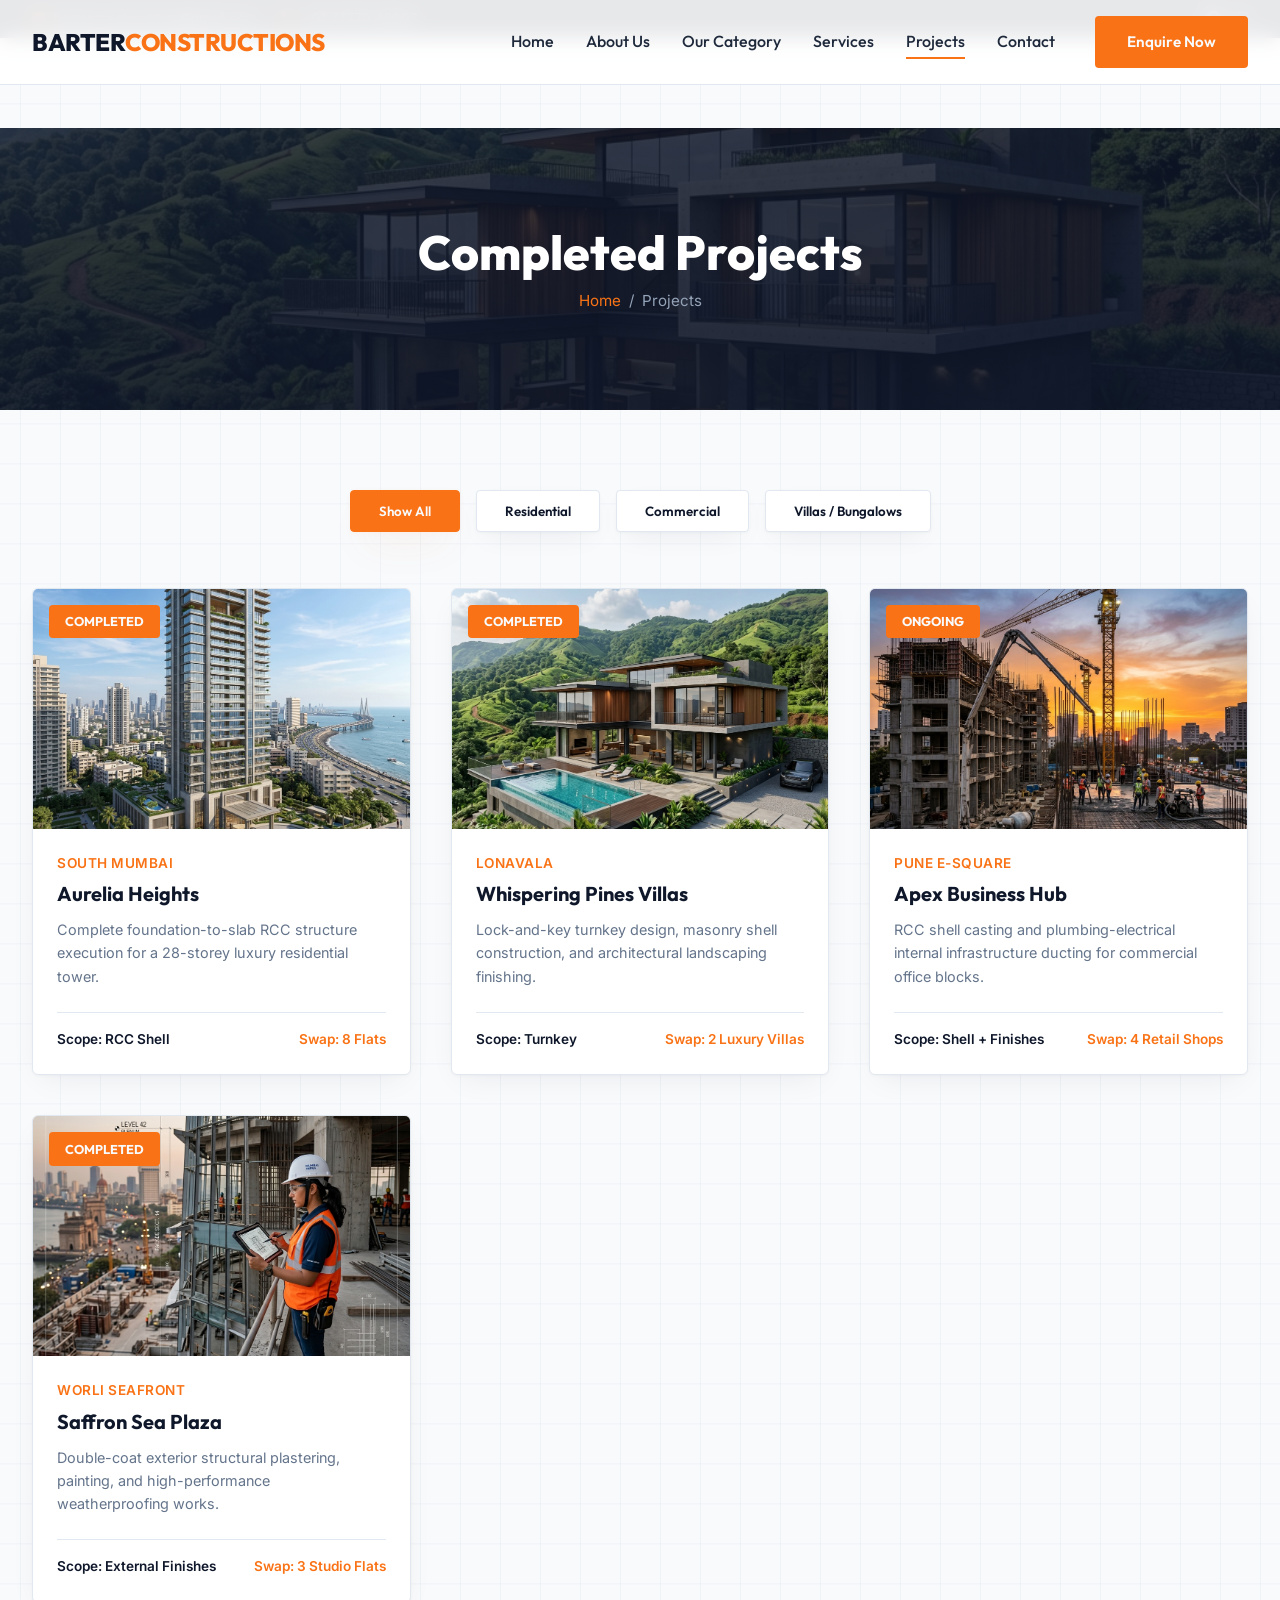
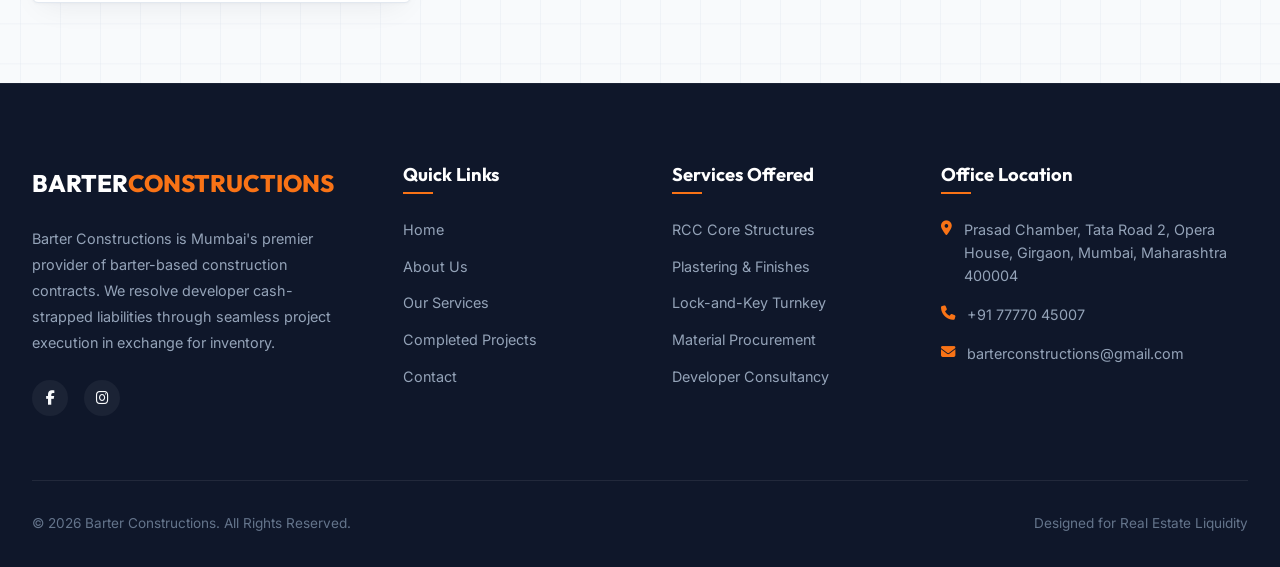
<file: projects.html>
<!DOCTYPE html>
<html lang="en">
<head>
    <meta charset="UTF-8">
    <meta name="viewport" content="width=device-width, initial-scale=1.0">
    <title>Completed & Ongoing Projects :: Barter Constructions</title>
    <meta name="description" content="View completed and ongoing RCC and finishing projects by Barter Constructions in South Mumbai, Worli, Borivali, Lonavala.">
    <link rel="stylesheet" href="https://cdnjs.cloudflare.com/ajax/libs/font-awesome/6.4.0/css/all.min.css">
    <link rel="stylesheet" href="style.css">
    <style>
        /* Subpage Banner style */
        .subpage-banner {
            padding: 6rem 2rem;
            background-color: var(--primary-dark);
            color: var(--text-light);
            text-align: center;
            margin-top: 90px;
            position: relative;
            background-image: linear-gradient(rgba(15, 23, 42, 0.8), rgba(15, 23, 42, 0.9)), url('images/villa.png');
            background-size: cover;
            background-position: center;
        }
        .subpage-banner h1 {
            color: var(--bg-white);
            font-size: 3rem;
            font-weight: 800;
        }
        .subpage-breadcrumbs {
            font-size: 0.95rem;
            color: #94a3b8;
            margin-top: 0.5rem;
        }
        .subpage-breadcrumbs a {
            color: var(--accent-orange);
        }

        /* Project gallery layout */
        .portfolio-section {
            padding: 5rem 2rem;
            max-width: 1280px;
            margin: 0 auto;
        }
        
        .filter-buttons {
            display: flex;
            justify-content: center;
            gap: 1rem;
            margin-bottom: 3.5rem;
            flex-wrap: wrap;
        }
        
        .filter-btn {
            padding: 0.75rem 1.75rem;
            background-color: var(--bg-white);
            border: 1px solid var(--border-color);
            color: var(--primary-dark);
            font-family: var(--font-heading);
            font-weight: 600;
            border-radius: 4px;
            cursor: pointer;
            box-shadow: var(--shadow-premium);
            transition: var(--transition-smooth);
        }
        
        .filter-btn.active,
        .filter-btn:hover {
            background-color: var(--accent-orange);
            color: var(--text-light);
            border-color: var(--accent-orange);
            box-shadow: var(--shadow-hover);
        }
        
        .portfolio-grid {
            display: grid;
            grid-template-columns: repeat(3, 1fr);
            gap: 2.5rem;
        }
        
        .project-card {
            background-color: var(--bg-white);
            border: 1px solid var(--border-color);
            border-radius: 6px;
            overflow: hidden;
            box-shadow: var(--shadow-premium);
            transition: var(--transition-smooth);
            display: flex;
            flex-direction: column;
        }
        
        .project-img-wrapper {
            position: relative;
            overflow: hidden;
            height: 240px;
        }
        
        .project-img-wrapper img {
            width: 100%;
            height: 100%;
            object-fit: cover;
            transition: var(--transition-smooth);
        }
        
        .project-tag {
            position: absolute;
            top: 1rem;
            left: 1rem;
            background-color: var(--accent-orange);
            color: var(--text-light);
            padding: 0.4rem 1rem;
            font-size: 0.8rem;
            font-weight: 700;
            border-radius: 4px;
            font-family: var(--font-heading);
            text-transform: uppercase;
        }
        
        .project-info {
            padding: 1.5rem;
            flex-grow: 1;
            display: flex;
            flex-direction: column;
            justify-content: space-between;
        }
        
        .project-location {
            font-size: 0.85rem;
            color: var(--accent-orange);
            font-weight: 600;
            margin-bottom: 0.5rem;
            text-transform: uppercase;
            letter-spacing: 0.5px;
        }
        
        .project-title {
            font-size: 1.25rem;
            font-weight: 700;
            margin-bottom: 0.75rem;
        }
        
        .project-desc {
            font-size: 0.9rem;
            color: var(--text-muted);
            margin-bottom: 1.5rem;
        }
        
        .project-stats {
            border-top: 1px solid var(--border-color);
            padding-top: 1rem;
            display: flex;
            justify-content: space-between;
            font-size: 0.85rem;
            font-weight: 600;
            color: var(--primary-dark);
        }
        
        .project-card:hover {
            transform: translateY(-8px);
            box-shadow: var(--shadow-hover);
        }
        
        .project-card:hover .project-img-wrapper img {
            transform: scale(1.08);
        }
        
        @media (max-width: 992px) {
            .portfolio-grid {
                grid-template-columns: repeat(2, 1fr);
            }
        }
        @media (max-width: 600px) {
            .portfolio-grid {
                grid-template-columns: 1fr;
            }
        }
    </style>
</head>
<body class="blueprint-bg">

    <!-- Topbar info -->
    <div class="topbar">
        <div class="topbar-container">
            <div class="topbar-info">
                <div class="topbar-item">
                    <i class="fa-solid fa-envelope"></i>
                    <a href="mailto:barterconstructions@gmail.com">barterconstructions@gmail.com</a>
                </div>
                <div class="topbar-item">
                    <i class="fa-solid fa-phone"></i>
                    <span>+91 77770 45007</span>
                </div>
            </div>
            <div class="topbar-socials">
                <a href="https://www.facebook.com/profile.php?id=61577663205907" target="_blank"><i class="fa-brands fa-facebook"></i></a>
                <a href="https://www.instagram.com/barterconstructions/" target="_blank"><i class="fa-brands fa-instagram"></i></a>
            </div>
        </div>
    </div>

    <!-- Main Navigation -->
    <header class="site-header" id="mainHeader">
        <div class="header-container">
            <div class="logo-wrapper">
                <a href="index.html">
                    <div class="logo-text">BARTER<span>CONSTRUCTIONS</span></div>
                </a>
            </div>
            <nav class="main-navigation">
                <ul class="nav-menu">
                    <li><a href="index.html" class="nav-link">Home</a></li>
                    <li><a href="about.html" class="nav-link">About Us</a></li>
                    <li><a href="category.html" class="nav-link">Our Category</a></li>
                    <li><a href="services.html" class="nav-link">Services</a></li>
                    <li><a href="projects.html" class="nav-link active">Projects</a></li>
                    <li><a href="contact.html" class="nav-link">Contact</a></li>
                </ul>
                <a href="contact.html" class="btn btn-primary">Enquire Now</a>
            </nav>
            <div class="menu-toggle" id="menuToggle">
                <i class="fa-solid fa-bars"></i>
            </div>
        </div>
    </header>

    <!-- Mobile Nav Drawer -->
    <div class="mobile-nav" id="mobileNav">
        <div class="mobile-nav-close" id="mobileClose">
            <i class="fa-solid fa-xmark"></i>
        </div>
        <div class="logo-text">BARTER<span>CONSTRUCTIONS</span></div>
        <ul class="mobile-menu">
            <li><a href="index.html" class="mobile-link">Home</a></li>
            <li><a href="about.html" class="mobile-link">About Us</a></li>
            <li><a href="category.html" class="mobile-link">Our Category</a></li>
            <li><a href="services.html" class="mobile-link">Services</a></li>
            <li><a href="projects.html" class="mobile-link active">Projects</a></li>
            <li><a href="contact.html" class="mobile-link">Contact</a></li>
        </ul>
        <a href="contact.html" class="btn btn-primary" style="margin-top: 1rem;">Enquire Now</a>
    </div>
    <div class="overlay-backdrop" id="overlayBackdrop"></div>

    <!-- Subpage Banner -->
    <section class="subpage-banner">
        <h1>Completed Projects</h1>
        <div class="subpage-breadcrumbs">
            <a href="index.html">Home</a> &nbsp;/&nbsp; Projects
        </div>
    </section>

    <!-- Portfolio Section -->
    <section class="portfolio-section">
        <!-- Filters -->
        <div class="filter-buttons">
            <button class="filter-btn active" data-filter="all">Show All</button>
            <button class="filter-btn" data-filter="residential">Residential</button>
            <button class="filter-btn" data-filter="commercial">Commercial</button>
            <button class="filter-btn" data-filter="villas">Villas / Bungalows</button>
        </div>

        <!-- Project Cards Grid -->
        <div class="portfolio-grid" id="portfolioGrid">
            <!-- Project 1 -->
            <div class="project-card" data-category="residential">
                <div class="project-img-wrapper">
                    <span class="project-tag">Completed</span>
                    <img src="images/hero_mumbai.png" alt="Aurelia Heights South Mumbai">
                </div>
                <div class="project-info">
                    <div>
                        <div class="project-location">South Mumbai</div>
                        <h3 class="project-title">Aurelia Heights</h3>
                        <p class="project-desc">Complete foundation-to-slab RCC structure execution for a 28-storey luxury residential tower.</p>
                    </div>
                    <div class="project-stats">
                        <span>Scope: RCC Shell</span>
                        <span style="color: var(--accent-orange);">Swap: 8 Flats</span>
                    </div>
                </div>
            </div>

            <!-- Project 2 -->
            <div class="project-card" data-category="villas">
                <div class="project-img-wrapper">
                    <span class="project-tag">Completed</span>
                    <img src="images/villa.png" alt="Whispering Pines Lonavala">
                </div>
                <div class="project-info">
                    <div>
                        <div class="project-location">Lonavala</div>
                        <h3 class="project-title">Whispering Pines Villas</h3>
                        <p class="project-desc">Lock-and-key turnkey design, masonry shell construction, and architectural landscaping finishing.</p>
                    </div>
                    <div class="project-stats">
                        <span>Scope: Turnkey</span>
                        <span style="color: var(--accent-orange);">Swap: 2 Luxury Villas</span>
                    </div>
                </div>
            </div>

            <!-- Project 3 -->
            <div class="project-card" data-category="commercial">
                <div class="project-img-wrapper">
                    <span class="project-tag">Ongoing</span>
                    <img src="images/hero_structure_pour.png" alt="Apex Business Hub Pune">
                </div>
                <div class="project-info">
                    <div>
                        <div class="project-location">Pune E-Square</div>
                        <h3 class="project-title">Apex Business Hub</h3>
                        <p class="project-desc">RCC shell casting and plumbing-electrical internal infrastructure ducting for commercial office blocks.</p>
                    </div>
                    <div class="project-stats">
                        <span>Scope: Shell + Finishes</span>
                        <span style="color: var(--accent-orange);">Swap: 4 Retail Shops</span>
                    </div>
                </div>
            </div>

            <!-- Project 4 -->
            <div class="project-card" data-category="residential">
                <div class="project-img-wrapper">
                    <span class="project-tag">Completed</span>
                    <img src="images/engineer.png" alt="Saffron Plaza Worli">
                </div>
                <div class="project-info">
                    <div>
                        <div class="project-location">Worli Seafront</div>
                        <h3 class="project-title">Saffron Sea Plaza</h3>
                        <p class="project-desc">Double-coat exterior structural plastering, painting, and high-performance weatherproofing works.</p>
                    </div>
                    <div class="project-stats">
                        <span>Scope: External Finishes</span>
                        <span style="color: var(--accent-orange);">Swap: 3 Studio Flats</span>
                    </div>
                </div>
            </div>
        </div>
    </section>

    <!-- Footer -->
    <footer class="site-footer">
        <div class="footer-container">
            <div class="footer-col">
                <div class="footer-logo">BARTER<span>CONSTRUCTIONS</span></div>
                <p class="footer-about-text">Barter Constructions is Mumbai's premier provider of barter-based construction contracts. We resolve developer cash-strapped liabilities through seamless project execution in exchange for inventory.</p>
                <div class="footer-social-row">
                    <a href="https://www.facebook.com/profile.php?id=61577663205907" class="footer-social-icon" target="_blank"><i class="fa-brands fa-facebook-f"></i></a>
                    <a href="https://www.instagram.com/barterconstructions/" class="footer-social-icon" target="_blank"><i class="fa-brands fa-instagram"></i></a>
                </div>
            </div>
            
            <div class="footer-col">
                <h4 class="footer-title">Quick Links</h4>
                <div class="footer-links">
                    <a href="index.html" class="footer-link">Home</a>
                    <a href="about.html" class="footer-link">About Us</a>
                    <a href="services.html" class="footer-link">Our Services</a>
                    <a href="projects.html" class="footer-link">Completed Projects</a>
                    <a href="contact.html" class="footer-link">Contact</a>
                </div>
            </div>
            
            <div class="footer-col">
                <h4 class="footer-title">Services Offered</h4>
                <div class="footer-links">
                    <a href="services.html" class="footer-link">RCC Core Structures</a>
                    <a href="services.html" class="footer-link">Plastering & Finishes</a>
                    <a href="services.html" class="footer-link">Lock-and-Key Turnkey</a>
                    <a href="services.html" class="footer-link">Material Procurement</a>
                    <a href="services.html" class="footer-link">Developer Consultancy</a>
                </div>
            </div>
            
            <div class="footer-col">
                <h4 class="footer-title">Office Location</h4>
                <div class="footer-contact-info">
                    <div class="footer-contact-item">
                        <i class="fa-solid fa-location-dot"></i>
                        <span>Prasad Chamber, Tata Road 2, Opera House, Girgaon, Mumbai, Maharashtra 400004</span>
                    </div>
                    <div class="footer-contact-item">
                        <i class="fa-solid fa-phone"></i>
                        <span>+91 77770 45007</span>
                    </div>
                    <div class="footer-contact-item">
                        <i class="fa-solid fa-envelope"></i>
                        <span>barterconstructions@gmail.com</span>
                    </div>
                </div>
            </div>
        </div>
        
        <div class="footer-bottom">
            <div>&copy; 2026 Barter Constructions. All Rights Reserved.</div>
            <div>Designed for Real Estate Liquidity</div>
        </div>
    </footer>

    <!-- App Script -->
    <script src="app.js"></script>
    <script>
        // Project filtering script
        const filterButtons = document.querySelectorAll('.filter-btn');
        const projectCards = document.querySelectorAll('.project-card');

        filterButtons.forEach(button => {
            button.addEventListener('click', () => {
                // Remove active class from other buttons
                filterButtons.forEach(btn => btn.classList.remove('active'));
                button.classList.add('active');

                const filterValue = button.getAttribute('data-filter');

                projectCards.forEach(card => {
                    if (filterValue === 'all') {
                        card.style.display = 'flex';
                    } else {
                        const cardCategory = card.getAttribute('data-category');
                        if (cardCategory === filterValue) {
                            card.style.display = 'flex';
                        } else {
                            card.style.display = 'none';
                        }
                    }
                });
            });
        });
    </script>
</body>
</html>
</file>
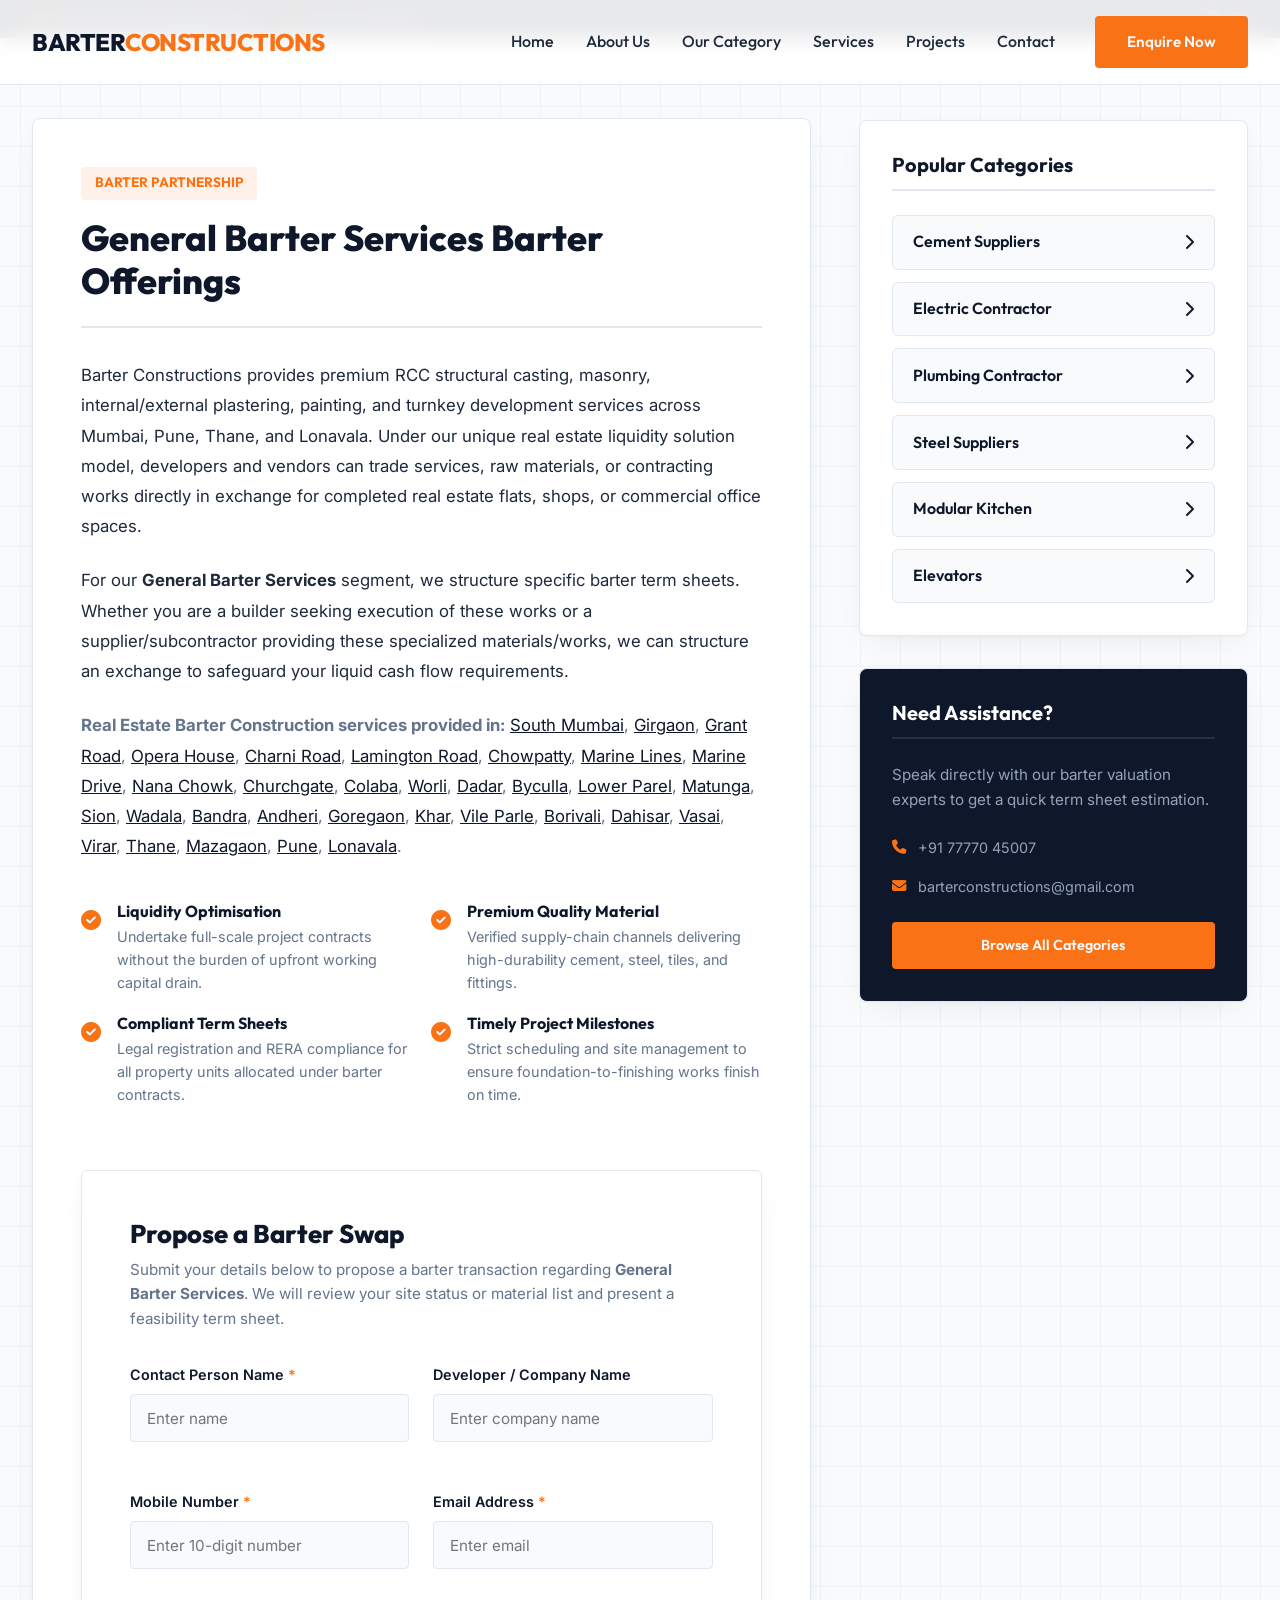
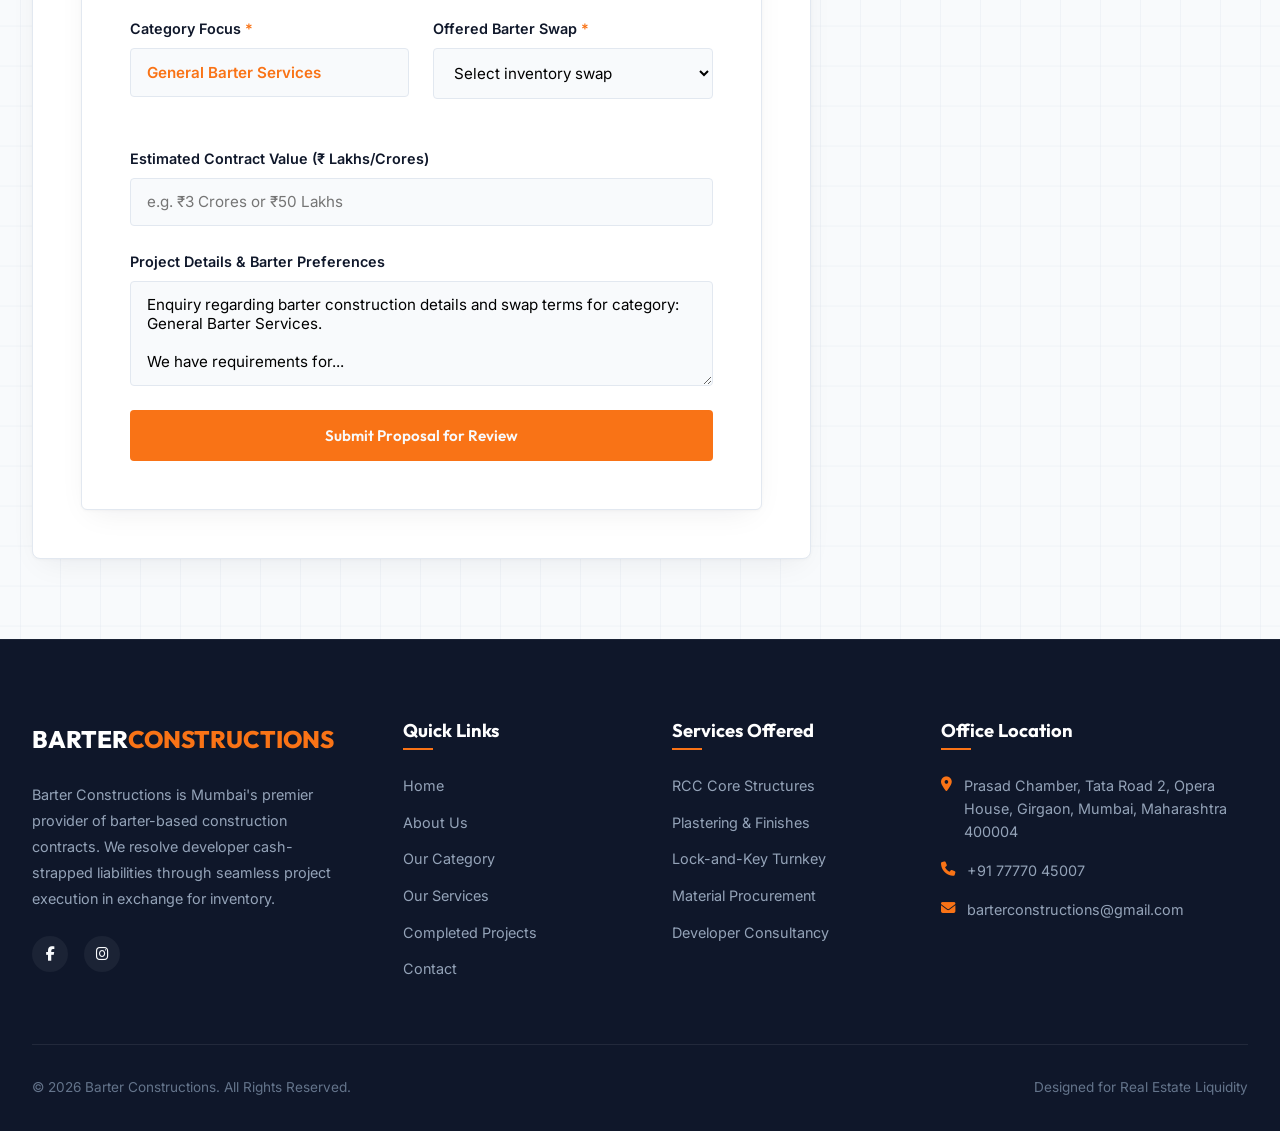
<file: service-single.html>
<!DOCTYPE html>
<html lang="en">

<head>
    <meta charset="UTF-8">
    <meta name="viewport" content="width=device-width, initial-scale=1.0">
    <title>Barter Category Details :: Barter Constructions</title>
    <meta name="description"
        content="Detailed barter construction terms and proposal form for specific business categories in Mumbai and Pune.">
    <link rel="shortcut icon" href="images/favicon.png" type="image/x-icon">

    <!-- CSS libraries -->
    <link rel="stylesheet" href="https://cdnjs.cloudflare.com/ajax/libs/font-awesome/6.4.0/css/all.min.css">
    <link rel="stylesheet" href="style.css">
</head>

<body class="blueprint-bg">

    <!-- Topbar info -->
    <div class="topbar">
        <div class="topbar-container">
            <div class="topbar-info">
                <div class="topbar-item">
                    <i class="fa-solid fa-envelope"></i>
                    <a href="mailto:barterconstructions@gmail.com">barterconstructions@gmail.com</a>
                </div>
                <div class="topbar-item">
                    <i class="fa-solid fa-phone"></i>
                    <span>+91 77770 45007</span>
                </div>
            </div>
            <div class="topbar-socials">
                <a href="https://www.facebook.com/profile.php?id=61577663205907" target="_blank"><i
                        class="fa-brands fa-facebook"></i></a>
                <a href="https://www.instagram.com/barterconstructions/" target="_blank"><i
                        class="fa-brands fa-instagram"></i></a>
            </div>
        </div>
    </div>

    <!-- Main Navigation -->
    <header class="site-header" id="mainHeader">
        <div class="header-container">
            <div class="logo-wrapper">
                <a href="index.html">
                    <div class="logo-text">BARTER<span>CONSTRUCTIONS</span></div>
                </a>
            </div>
            <nav class="main-navigation">
                <ul class="nav-menu">
                    <li><a href="index.html" class="nav-link">Home</a></li>
                    <li><a href="about.html" class="nav-link">About Us</a></li>
                    <li><a href="category.html" class="nav-link">Our Category</a></li>
                    <li><a href="services.html" class="nav-link">Services</a></li>
                    <li><a href="projects.html" class="nav-link">Projects</a></li>
                    <li><a href="contact.html" class="nav-link">Contact</a></li>
                </ul>
                <a href="contact.html" class="btn btn-primary">Enquire Now</a>
            </nav>
            <div class="menu-toggle" id="menuToggle">
                <i class="fa-solid fa-bars"></i>
            </div>
        </div>
    </header>

    <!-- Mobile Nav Drawer -->
    <div class="mobile-nav" id="mobileNav">
        <div class="mobile-nav-close" id="mobileClose">
            <i class="fa-solid fa-xmark"></i>
        </div>
        <div class="logo-text">BARTER<span>CONSTRUCTIONS</span></div>
        <ul class="mobile-menu">
            <li><a href="index.html" class="mobile-link">Home</a></li>
            <li><a href="about.html" class="mobile-link">About Us</a></li>
            <li><a href="category.html" class="mobile-link">Our Category</a></li>
            <li><a href="services.html" class="mobile-link">Services</a></li>
            <li><a href="projects.html" class="mobile-link">Projects</a></li>
            <li><a href="contact.html" class="mobile-link">Contact</a></li>
        </ul>
        <a href="contact.html" class="btn btn-primary" style="margin-top: 1rem;">Enquire Now</a>
    </div>
    <div class="overlay-backdrop" id="overlayBackdrop"></div>

    <!-- Subpage Banner
    <section class="subpage-banner">
        <h1 id="dynamicBannerTitle">Barter Category Details</h1>
        <div class="subpage-breadcrumbs">
            <a href="index.html">Home</a> &nbsp;/&nbsp; <a href="category.html">Categories</a> &nbsp;/&nbsp; <span id="dynamicBreadcrumb">Details</span>
        </div>
    </section> -->

    <!-- Dynamic Service Detail Section -->
    <section class="service-single-section">
        <div class="service-single-grid">

            <!-- Left Side: Content and Form -->
            <div class="service-content-card">
                <div class="service-content-header">
                    <span class="service-tag">Barter Partnership</span>
                    <h2 class="service-detail-title" id="dynamicContentTitle">Loading Category Details...</h2>
                </div>

                <div class="service-text">
                    <p>Barter Constructions provides premium RCC structural casting, masonry, internal/external
                        plastering, painting, and turnkey development services across Mumbai, Pune, Thane, and Lonavala.
                        Under our unique real estate liquidity solution model, developers and vendors can trade
                        services, raw materials, or contracting works directly in exchange for completed real estate
                        flats, shops, or commercial office spaces.</p>
                    <p style="margin-top: 1.5rem;">For our <strong><span class="dynamicCategoryName">selected
                                category</span></strong> segment, we structure specific barter term sheets. Whether you
                        are a builder seeking execution of these works or a supplier/subcontractor providing these
                        specialized materials/works, we can structure an exchange to safeguard your liquid cash flow
                        requirements.</p>
                    <p style="margin-top: 1.5rem; line-height: 1.8; color: var(--text-muted);">
                        <strong>Real Estate Barter Construction services provided in:</strong> 
                        <a href="#" class="location-link" style="color: var(--primary-dark); text-decoration: underline;" data-location="South Mumbai">South Mumbai</a>, 
                        <a href="#" class="location-link" style="color: var(--primary-dark); text-decoration: underline;" data-location="Girgaon">Girgaon</a>, 
                        <a href="#" class="location-link" style="color: var(--primary-dark); text-decoration: underline;" data-location="Grant Road">Grant Road</a>, 
                        <a href="#" class="location-link" style="color: var(--primary-dark); text-decoration: underline;" data-location="Opera House">Opera House</a>, 
                        <a href="#" class="location-link" style="color: var(--primary-dark); text-decoration: underline;" data-location="Charni Road">Charni Road</a>, 
                        <a href="#" class="location-link" style="color: var(--primary-dark); text-decoration: underline;" data-location="Lamington Road">Lamington Road</a>, 
                        <a href="#" class="location-link" style="color: var(--primary-dark); text-decoration: underline;" data-location="Chowpatty">Chowpatty</a>, 
                        <a href="#" class="location-link" style="color: var(--primary-dark); text-decoration: underline;" data-location="Marine Lines">Marine Lines</a>, 
                        <a href="#" class="location-link" style="color: var(--primary-dark); text-decoration: underline;" data-location="Marine Drive">Marine Drive</a>, 
                        <a href="#" class="location-link" style="color: var(--primary-dark); text-decoration: underline;" data-location="Nana Chowk">Nana Chowk</a>, 
                        <a href="#" class="location-link" style="color: var(--primary-dark); text-decoration: underline;" data-location="Churchgate">Churchgate</a>, 
                        <a href="#" class="location-link" style="color: var(--primary-dark); text-decoration: underline;" data-location="Colaba">Colaba</a>, 
                        <a href="#" class="location-link" style="color: var(--primary-dark); text-decoration: underline;" data-location="Worli">Worli</a>, 
                        <a href="#" class="location-link" style="color: var(--primary-dark); text-decoration: underline;" data-location="Dadar">Dadar</a>, 
                        <a href="#" class="location-link" style="color: var(--primary-dark); text-decoration: underline;" data-location="Byculla">Byculla</a>, 
                        <a href="#" class="location-link" style="color: var(--primary-dark); text-decoration: underline;" data-location="Lower Parel">Lower Parel</a>, 
                        <a href="#" class="location-link" style="color: var(--primary-dark); text-decoration: underline;" data-location="Matunga">Matunga</a>, 
                        <a href="#" class="location-link" style="color: var(--primary-dark); text-decoration: underline;" data-location="Sion">Sion</a>, 
                        <a href="#" class="location-link" style="color: var(--primary-dark); text-decoration: underline;" data-location="Wadala">Wadala</a>, 
                        <a href="#" class="location-link" style="color: var(--primary-dark); text-decoration: underline;" data-location="Bandra">Bandra</a>, 
                        <a href="#" class="location-link" style="color: var(--primary-dark); text-decoration: underline;" data-location="Andheri">Andheri</a>, 
                        <a href="#" class="location-link" style="color: var(--primary-dark); text-decoration: underline;" data-location="Goregaon">Goregaon</a>, 
                        <a href="#" class="location-link" style="color: var(--primary-dark); text-decoration: underline;" data-location="Khar">Khar</a>, 
                        <a href="#" class="location-link" style="color: var(--primary-dark); text-decoration: underline;" data-location="Vile Parle">Vile Parle</a>, 
                        <a href="#" class="location-link" style="color: var(--primary-dark); text-decoration: underline;" data-location="Borivali">Borivali</a>, 
                        <a href="#" class="location-link" style="color: var(--primary-dark); text-decoration: underline;" data-location="Dahisar">Dahisar</a>, 
                        <a href="#" class="location-link" style="color: var(--primary-dark); text-decoration: underline;" data-location="Vasai">Vasai</a>, 
                        <a href="#" class="location-link" style="color: var(--primary-dark); text-decoration: underline;" data-location="Virar">Virar</a>, 
                        <a href="#" class="location-link" style="color: var(--primary-dark); text-decoration: underline;" data-location="Thane">Thane</a>, 
                        <a href="#" class="location-link" style="color: var(--primary-dark); text-decoration: underline;" data-location="Mazagaon">Mazagaon</a>, 
                        <a href="#" class="location-link" style="color: var(--primary-dark); text-decoration: underline;" data-location="Pune">Pune</a>, 
                        <a href="#" class="location-link" style="color: var(--primary-dark); text-decoration: underline;" data-location="Lonavala">Lonavala</a>.
                    </p>
                </div>

                <div class="service-points">
                    <div class="service-point-item">
                        <div class="service-point-icon"><i class="fa-solid fa-circle-check"></i></div>
                        <div>
                            <h4 class="service-point-title">Liquidity Optimisation</h4>
                            <p class="service-point-desc">Undertake full-scale project contracts without the burden of
                                upfront working capital drain.</p>
                        </div>
                    </div>
                    <div class="service-point-item">
                        <div class="service-point-icon"><i class="fa-solid fa-circle-check"></i></div>
                        <div>
                            <h4 class="service-point-title">Premium Quality Material</h4>
                            <p class="service-point-desc">Verified supply-chain channels delivering high-durability
                                cement, steel, tiles, and fittings.</p>
                        </div>
                    </div>
                    <div class="service-point-item">
                        <div class="service-point-icon"><i class="fa-solid fa-circle-check"></i></div>
                        <div>
                            <h4 class="service-point-title">Compliant Term Sheets</h4>
                            <p class="service-point-desc">Legal registration and RERA compliance for all property units
                                allocated under barter contracts.</p>
                        </div>
                    </div>
                    <div class="service-point-item">
                        <div class="service-point-icon"><i class="fa-solid fa-circle-check"></i></div>
                        <div>
                            <h4 class="service-point-title">Timely Project Milestones</h4>
                            <p class="service-point-desc">Strict scheduling and site management to ensure
                                foundation-to-finishing works finish on time.</p>
                        </div>
                    </div>
                </div>

                <!-- Lead Generation / Proposal Form Section -->
                <div class="contact-form-panel"
                    style="margin-top: 4rem; border-top: 1px solid var(--border-color); padding-top: 3rem;">
                    <h3 style="font-size: 1.6rem; font-weight: 800; margin-bottom: 0.5rem; color: var(--primary-dark);">
                        Propose a Barter Swap</h3>
                    <p style="color: var(--text-muted); margin-bottom: 2rem; font-size: 0.95rem;">Submit your details
                        below to propose a barter transaction regarding <strong class="dynamicCategoryName">this
                            category</strong>. We will review your site status or material list and present a
                        feasibility term sheet.</p>

                    <form id="barterCategoryContactForm">
                        <div class="form-row">
                            <div class="form-group">
                                <label for="formName">Contact Person Name <span>*</span></label>
                                <input type="text" id="formName" placeholder="Enter name" required>
                            </div>
                            <div class="form-group">
                                <label for="formCompany">Developer / Company Name</label>
                                <input type="text" id="formCompany" placeholder="Enter company name">
                            </div>
                        </div>

                        <div class="form-row">
                            <div class="form-group">
                                <label for="formPhone">Mobile Number <span>*</span></label>
                                <input type="tel" id="formPhone" placeholder="Enter 10-digit number" required
                                    pattern="[0-9]{10}">
                            </div>
                            <div class="form-group">
                                <label for="formEmail">Email Address <span>*</span></label>
                                <input type="email" id="formEmail" placeholder="Enter email" required>
                            </div>
                        </div>

                        <div class="form-row">
                            <div class="form-group">
                                <label for="formService">Category Focus <span>*</span></label>
                                <input type="text" id="formCategoryFocus" readonly
                                    style="background-color: var(--bg-light); cursor: not-allowed; font-weight: 600; color: var(--accent-orange);">
                            </div>

                            <div class="form-group">
                                <label for="formAsset">Offered Barter Swap <span>*</span></label>
                                <select id="formAsset" required>
                                    <option value="" disabled selected>Select inventory swap</option>
                                    <option value="flats">Residential Apartments / Flats</option>
                                    <option value="shops">Commercial Shops / Retail Offices</option>
                                    <option value="villas">Villas / Row Houses</option>
                                    <option value="materials">Materials & Service Exchange</option>
                                    <option value="land">Approved Plots / Land Parcels</option>
                                </select>
                            </div>
                        </div>

                        <div class="form-group">
                            <label for="formBudget">Estimated Contract Value (₹ Lakhs/Crores)</label>
                            <input type="text" id="formBudget" placeholder="e.g. ₹3 Crores or ₹50 Lakhs">
                        </div>

                        <div class="form-group">
                            <label for="formMessage">Project Details & Barter Preferences</label>
                            <textarea id="formMessage" rows="4"
                                placeholder="Describe the current project site, construction stage, and specific barter preferences..."></textarea>
                        </div>

                        <button type="submit" class="btn btn-primary" style="width: 100%; padding: 1rem;">Submit
                            Proposal for Review</button>
                    </form>
                </div>
            </div>

            <!-- Right Side: Sidebar Navigation -->
            <aside class="service-sidebar">
                <!-- Sidebar Popular Links -->
                <div class="sidebar-card">
                    <h3 class="sidebar-title">Popular Categories</h3>
                    <div class="category-links-list">
                        <a href="service-single.html?category=Cement%20Suppliers" class="category-sidebar-link">
                            <span>Cement Suppliers</span>
                            <i class="fa-solid fa-chevron-right"></i>
                        </a>
                        <a href="service-single.html?category=Electric%20Contractor" class="category-sidebar-link">
                            <span>Electric Contractor</span>
                            <i class="fa-solid fa-chevron-right"></i>
                        </a>
                        <a href="service-single.html?category=Plumbing%20Contractor" class="category-sidebar-link">
                            <span>Plumbing Contractor</span>
                            <i class="fa-solid fa-chevron-right"></i>
                        </a>
                        <a href="service-single.html?category=Steel" class="category-sidebar-link">
                            <span>Steel Suppliers</span>
                            <i class="fa-solid fa-chevron-right"></i>
                        </a>
                        <a href="service-single.html?category=Modular%20Kitchen" class="category-sidebar-link">
                            <span>Modular Kitchen</span>
                            <i class="fa-solid fa-chevron-right"></i>
                        </a>
                        <a href="service-single.html?category=Elevators" class="category-sidebar-link">
                            <span>Elevators</span>
                            <i class="fa-solid fa-chevron-right"></i>
                        </a>
                    </div>
                </div>

                <!-- Contact Info Sidebar -->
                <div class="sidebar-card" style="background-color: var(--primary-dark); color: var(--text-light);">
                    <h3 class="sidebar-title" style="color: var(--bg-white); border-color: rgba(255,255,255,0.1);">Need
                        Assistance?</h3>
                    <p style="font-size: 0.95rem; margin-bottom: 1.5rem; color: #94a3b8;">Speak directly with our barter
                        valuation experts to get a quick term sheet estimation.</p>
                    <div class="footer-contact-info" style="display: flex; flex-direction: column; gap: 1rem;">
                        <div class="footer-contact-item" style="display: flex; gap: 0.75rem; font-size: 0.9rem;">
                            <i class="fa-solid fa-phone" style="color: var(--accent-orange); margin-top: 0.25rem;"></i>
                            <span>+91 77770 45007</span>
                        </div>
                        <div class="footer-contact-item" style="display: flex; gap: 0.75rem; font-size: 0.9rem;">
                            <i class="fa-solid fa-envelope"
                                style="color: var(--accent-orange); margin-top: 0.25rem;"></i>
                            <span>barterconstructions@gmail.com</span>
                        </div>
                    </div>
                    <a href="category.html" class="btn btn-primary"
                        style="margin-top: 1.5rem; width: 100%; font-size: 0.9rem; padding: 0.75rem 1.5rem;">Browse All
                        Categories</a>
                </div>
            </aside>

        </div>
    </section>

    <!-- Footer -->
    <footer class="site-footer">
        <div class="footer-container">
            <div class="footer-col">
                <div class="footer-logo">BARTER<span>CONSTRUCTIONS</span></div>
                <p class="footer-about-text">Barter Constructions is Mumbai's premier provider of barter-based
                    construction contracts. We resolve developer cash-strapped liabilities through seamless project
                    execution in exchange for inventory.</p>
                <div class="footer-social-row">
                    <a href="https://www.facebook.com/profile.php?id=61577663205907" class="footer-social-icon"
                        target="_blank"><i class="fa-brands fa-facebook-f"></i></a>
                    <a href="https://www.instagram.com/barterconstructions/" class="footer-social-icon"
                        target="_blank"><i class="fa-brands fa-instagram"></i></a>
                </div>
            </div>

            <div class="footer-col">
                <h4 class="footer-title">Quick Links</h4>
                <div class="footer-links">
                    <a href="index.html" class="footer-link">Home</a>
                    <a href="about.html" class="footer-link">About Us</a>
                    <a href="category.html" class="footer-link">Our Category</a>
                    <a href="services.html" class="footer-link">Our Services</a>
                    <a href="projects.html" class="footer-link">Completed Projects</a>
                    <a href="contact.html" class="footer-link">Contact</a>
                </div>
            </div>

            <div class="footer-col">
                <h4 class="footer-title">Services Offered</h4>
                <div class="footer-links">
                    <a href="services.html" class="footer-link">RCC Core Structures</a>
                    <a href="services.html" class="footer-link">Plastering & Finishes</a>
                    <a href="services.html" class="footer-link">Lock-and-Key Turnkey</a>
                    <a href="services.html" class="footer-link">Material Procurement</a>
                    <a href="services.html" class="footer-link">Developer Consultancy</a>
                </div>
            </div>

            <div class="footer-col">
                <h4 class="footer-title">Office Location</h4>
                <div class="footer-contact-info">
                    <div class="footer-contact-item">
                        <i class="fa-solid fa-location-dot"></i>
                        <span>Prasad Chamber, Tata Road 2, Opera House, Girgaon, Mumbai, Maharashtra 400004</span>
                    </div>
                    <div class="footer-contact-item">
                        <i class="fa-solid fa-phone"></i>
                        <span>+91 77770 45007</span>
                    </div>
                    <div class="footer-contact-item">
                        <i class="fa-solid fa-envelope"></i>
                        <span>barterconstructions@gmail.com</span>
                    </div>
                </div>
            </div>
        </div>

        <div class="footer-bottom">
            <div>&copy; 2026 Barter Constructions. All Rights Reserved.</div>
            <div>Designed for Real Estate Liquidity</div>
        </div>
    </footer>

    <!-- App Script -->
    <script src="app.js"></script>

    <!-- Dynamic Category Parser Script -->
    <script>
        document.addEventListener('DOMContentLoaded', () => {
            // Parse category from URL
            const urlParams = new URLSearchParams(window.location.search);
            let categoryName = urlParams.get('category');
            let locationName = urlParams.get('location');

            if (!categoryName) {
                categoryName = "General Barter Services";
            }

            // Clean up name for page displays
            const cleanCategoryName = decodeURIComponent(categoryName);
            const cleanLocationName = locationName ? decodeURIComponent(locationName) : "";

            // Update page title
            document.title = `${cleanCategoryName}${cleanLocationName ? ' in ' + cleanLocationName : ''} :: Barter Constructions`;

            // Update banners and breadcrumbs
            const bannerTitle = document.getElementById('dynamicBannerTitle');
            if (bannerTitle) bannerTitle.innerText = cleanCategoryName;

            const breadcrumb = document.getElementById('dynamicBreadcrumb');
            if (breadcrumb) breadcrumb.innerText = cleanCategoryName;

            const contentTitle = document.getElementById('dynamicContentTitle');
            if (contentTitle) contentTitle.innerText = `${cleanCategoryName} Barter Offerings${cleanLocationName ? ' in ' + cleanLocationName : ''}`;

            // Set up location links
            const locationLinks = document.querySelectorAll('.location-link');
            locationLinks.forEach(link => {
                const loc = link.getAttribute('data-location');
                link.href = `service-single.html?category=${encodeURIComponent(cleanCategoryName)}&location=${encodeURIComponent(loc)}`;
            });

            // Update text references
            const textReferences = document.querySelectorAll('.dynamicCategoryName');
            textReferences.forEach(ref => {
                ref.innerText = cleanCategoryName;
            });

            // Pre-fill form inputs
            const categoryInput = document.getElementById('formCategoryFocus');
            if (categoryInput) {
                categoryInput.value = cleanCategoryName;
            }

            const messageArea = document.getElementById('formMessage');
            if (messageArea) {
                messageArea.value = `Enquiry regarding barter construction details and swap terms for category: ${cleanCategoryName}.\n\nWe have requirements for...`;
            }

            // Custom submit logic for this specific page
            const form = document.getElementById('barterCategoryContactForm');
            if (form) {
                form.addEventListener('submit', (e) => {
                    e.preventDefault();
                    const name = document.getElementById('formName').value.trim();
                    const company = document.getElementById('formCompany').value.trim();
                    const phone = document.getElementById('formPhone').value.trim();
                    const email = document.getElementById('formEmail').value.trim();
                    const swapType = document.getElementById('formAsset').value;
                    const message = document.getElementById('formMessage').value.trim();

                    if (!name || !phone || !email || !swapType) {
                        alert('Please fill in all mandatory fields.');
                        return;
                    }

                    const submitBtn = form.querySelector('button[type="submit"]');
                    const originalText = submitBtn.innerText;
                    submitBtn.innerText = 'Submitting Proposal...';
                    submitBtn.disabled = true;

                    setTimeout(() => {
                        alert(`Thank you ${name}! Your proposal for ${cleanCategoryName} barter swap has been received. Our team will contact you at ${phone} / ${email} with a customized term sheet.`);
                        form.reset();
                        // Reset readonly category field
                        if (categoryInput) categoryInput.value = cleanCategoryName;
                        if (messageArea) messageArea.value = `Enquiry regarding barter construction details and swap terms for category: ${cleanCategoryName}.\n\nWe have requirements for...`;

                        submitBtn.innerText = originalText;
                        submitBtn.disabled = false;
                    }, 1500);
                });
            }
        });
    </script>
</body>

</html>
</file>
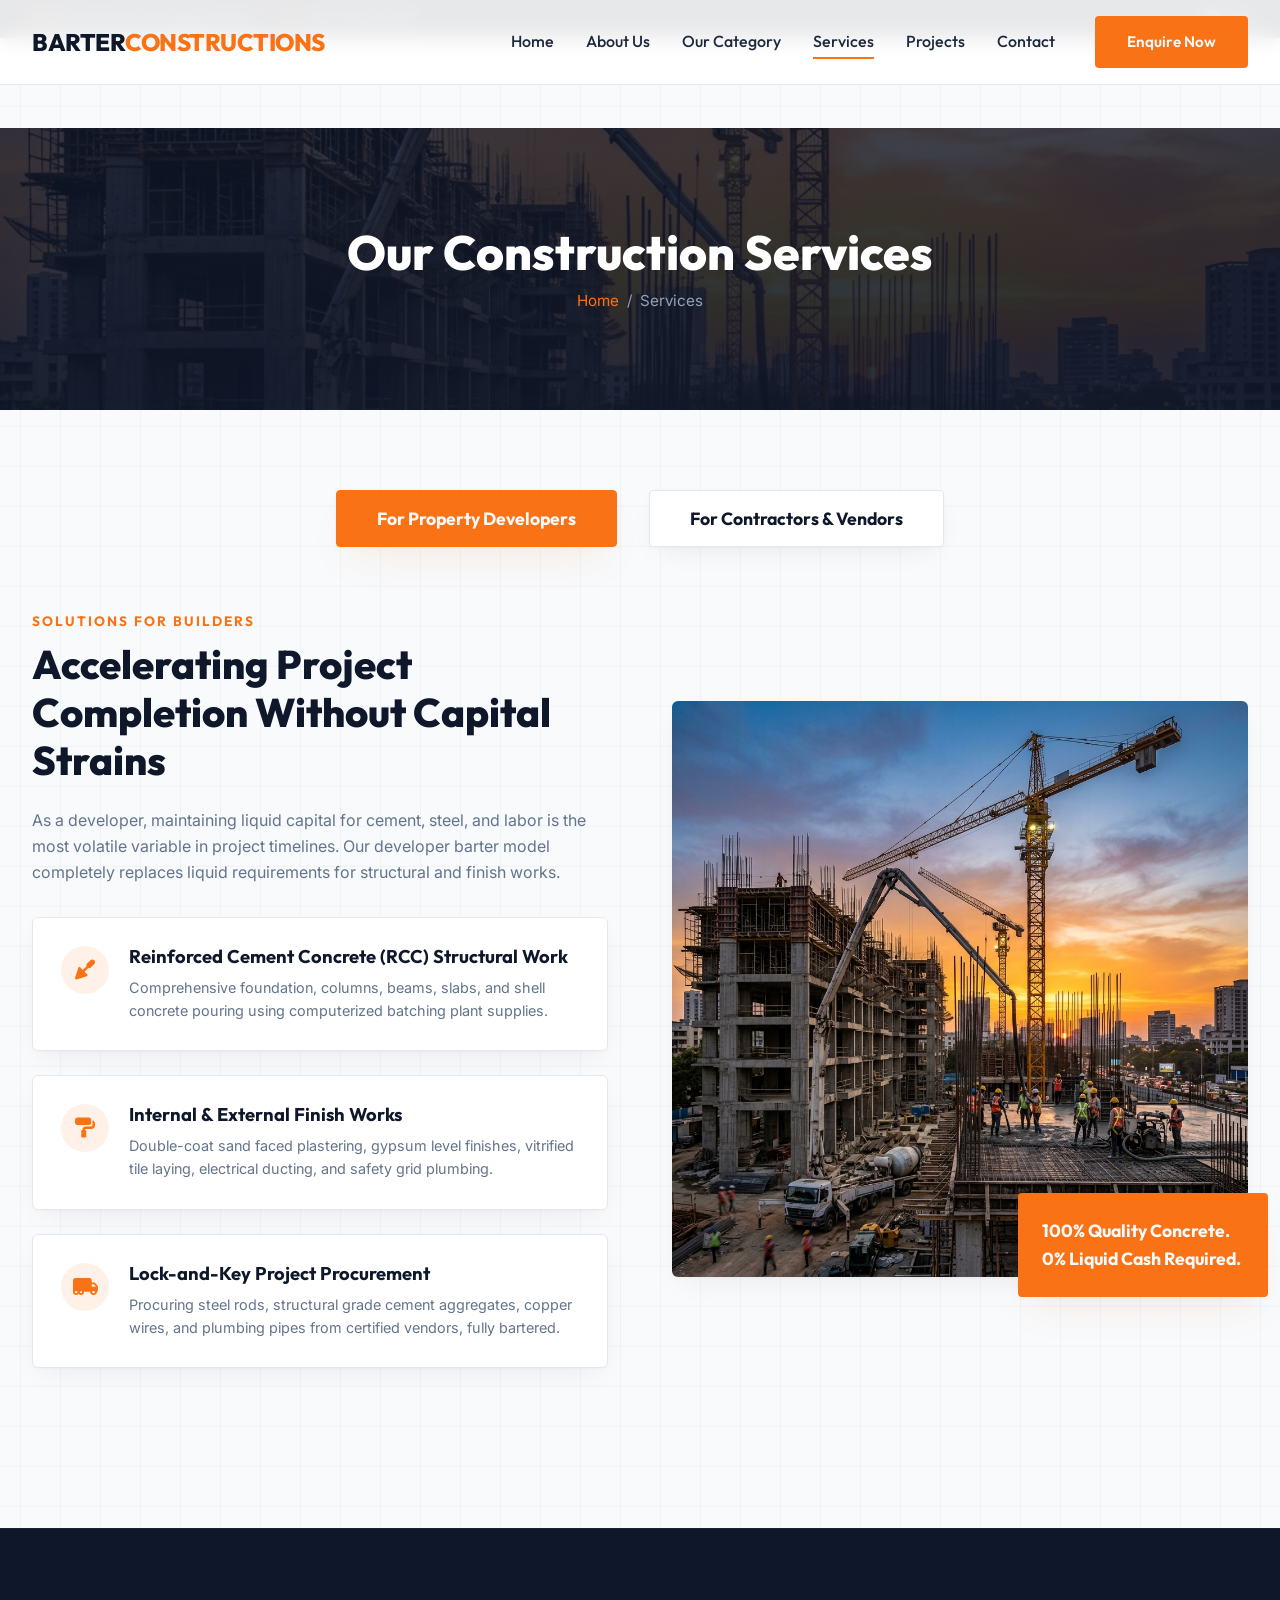
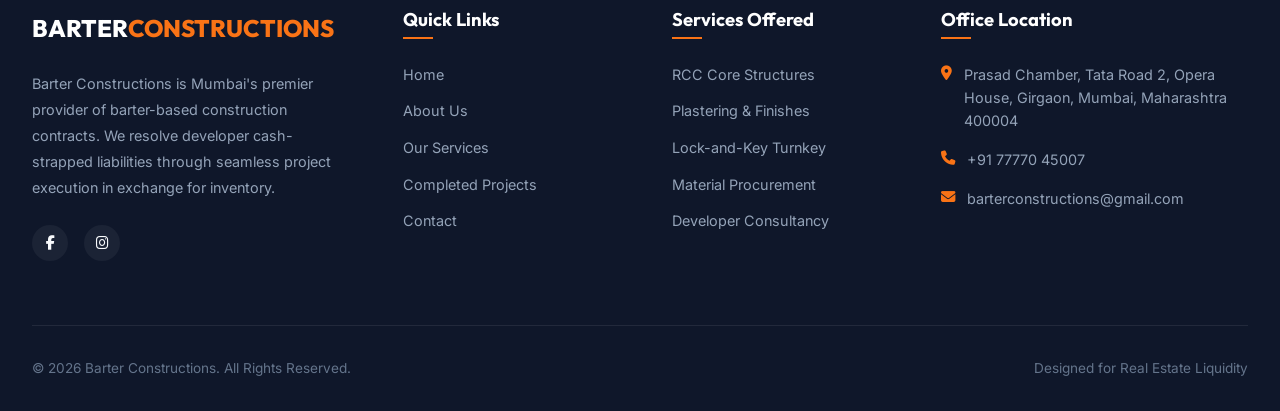
<file: services.html>
<!DOCTYPE html>
<html lang="en">
<head>
    <meta charset="UTF-8">
    <meta name="viewport" content="width=device-width, initial-scale=1.0">
    <title>Services Offered :: Barter Constructions</title>
    <meta name="description" content="Explore construction services by Barter Constructions: RCC structure, plastering, internal/external finish, turnkey projects. Pay through barter flat system.">
    <link rel="stylesheet" href="https://cdnjs.cloudflare.com/ajax/libs/font-awesome/6.4.0/css/all.min.css">
    <link rel="stylesheet" href="style.css">
    <style>
        /* Subpage Banner style */
        .subpage-banner {
            padding: 6rem 2rem;
            background-color: var(--primary-dark);
            color: var(--text-light);
            text-align: center;
            margin-top: 90px;
            position: relative;
            background-image: linear-gradient(rgba(15, 23, 42, 0.8), rgba(15, 23, 42, 0.9)), url('images/hero_structure_pour.png');
            background-size: cover;
            background-position: center;
        }
        .subpage-banner h1 {
            color: var(--bg-white);
            font-size: 3rem;
            font-weight: 800;
        }
        .subpage-breadcrumbs {
            font-size: 0.95rem;
            color: #94a3b8;
            margin-top: 0.5rem;
        }
        .subpage-breadcrumbs a {
            color: var(--accent-orange);
        }

        /* Services detail layout */
        .services-detail-section {
            padding: 5rem 2rem;
            max-width: 1280px;
            margin: 0 auto;
        }

        /* Interactive tab selectors */
        .services-tabs {
            display: flex;
            justify-content: center;
            gap: 2rem;
            margin-bottom: 4rem;
        }
        .services-tab-btn {
            padding: 1rem 2.5rem;
            background-color: var(--bg-white);
            border: 1px solid var(--border-color);
            font-family: var(--font-heading);
            font-weight: 700;
            font-size: 1.1rem;
            color: var(--primary-dark);
            border-radius: 4px;
            cursor: pointer;
            box-shadow: var(--shadow-premium);
            transition: var(--transition-smooth);
        }
        .services-tab-btn.active,
        .services-tab-btn:hover {
            background-color: var(--accent-orange);
            color: var(--text-light);
            border-color: var(--accent-orange);
            box-shadow: var(--shadow-hover);
        }

        /* Tab Content Panel */
        .tab-panel {
            display: none;
            animation: fadeIn 0.5s ease-in-out forwards;
        }
        .tab-panel.active {
            display: block;
        }

        @keyframes fadeIn {
            from { opacity: 0; transform: translateY(15px); }
            to { opacity: 1; transform: translateY(0); }
        }

        .service-details-grid {
            display: grid;
            grid-template-columns: 1fr 1fr;
            gap: 4rem;
            align-items: center;
            margin-bottom: 5rem;
        }

        .service-list-items {
            display: flex;
            flex-direction: column;
            gap: 1.5rem;
        }

        .service-item-box {
            background-color: var(--bg-white);
            border: 1px solid var(--border-color);
            padding: 1.75rem;
            border-radius: 6px;
            box-shadow: var(--shadow-premium);
            display: flex;
            gap: 1.25rem;
            transition: var(--transition-smooth);
        }

        .service-item-box:hover {
            border-color: var(--accent-orange);
            transform: translateX(5px);
        }

        .service-item-icon {
            width: 48px;
            height: 48px;
            border-radius: 50%;
            background-color: rgba(249, 115, 22, 0.1);
            color: var(--accent-orange);
            display: flex;
            align-items: center;
            justify-content: center;
            font-size: 1.25rem;
            flex-shrink: 0;
        }

        .service-item-title {
            font-size: 1.15rem;
            font-weight: 700;
            margin-bottom: 0.5rem;
        }

        .service-item-desc {
            font-size: 0.9rem;
            color: var(--text-muted);
        }

        /* Video/Image frame */
        .service-image-block {
            position: relative;
        }
        .service-image-block img {
            border-radius: 6px;
            box-shadow: var(--shadow-premium);
        }
        .service-badge-overlay {
            position: absolute;
            bottom: -20px;
            right: -20px;
            background-color: var(--accent-orange);
            color: var(--text-light);
            padding: 1.5rem;
            border-radius: 4px;
            box-shadow: var(--shadow-hover);
            max-width: 250px;
            font-family: var(--font-heading);
            font-weight: 700;
            font-size: 1.1rem;
        }

        @media (max-width: 992px) {
            .service-details-grid {
                grid-template-columns: 1fr;
                gap: 3rem;
            }
            .service-badge-overlay {
                position: static;
                margin-top: 1.5rem;
                max-width: 100%;
            }
        }
        @media (max-width: 600px) {
            .services-tabs {
                flex-direction: column;
                gap: 1rem;
            }
        }
    </style>
</head>
<body class="blueprint-bg">

    <!-- Topbar info -->
    <div class="topbar">
        <div class="topbar-container">
            <div class="topbar-info">
                <div class="topbar-item">
                    <i class="fa-solid fa-envelope"></i>
                    <a href="mailto:barterconstructions@gmail.com">barterconstructions@gmail.com</a>
                </div>
                <div class="topbar-item">
                    <i class="fa-solid fa-phone"></i>
                    <span>+91 77770 45007</span>
                </div>
            </div>
            <div class="topbar-socials">
                <a href="https://www.facebook.com/profile.php?id=61577663205907" target="_blank"><i class="fa-brands fa-facebook"></i></a>
                <a href="https://www.instagram.com/barterconstructions/" target="_blank"><i class="fa-brands fa-instagram"></i></a>
            </div>
        </div>
    </div>

    <!-- Main Navigation -->
    <header class="site-header" id="mainHeader">
        <div class="header-container">
            <div class="logo-wrapper">
                <a href="index.html">
                    <div class="logo-text">BARTER<span>CONSTRUCTIONS</span></div>
                </a>
            </div>
            <nav class="main-navigation">
                <ul class="nav-menu">
                    <li><a href="index.html" class="nav-link">Home</a></li>
                    <li><a href="about.html" class="nav-link">About Us</a></li>
                    <li><a href="category.html" class="nav-link">Our Category</a></li>
                    <li><a href="services.html" class="nav-link active">Services</a></li>
                    <li><a href="projects.html" class="nav-link">Projects</a></li>
                    <li><a href="contact.html" class="nav-link">Contact</a></li>
                </ul>
                <a href="contact.html" class="btn btn-primary">Enquire Now</a>
            </nav>
            <div class="menu-toggle" id="menuToggle">
                <i class="fa-solid fa-bars"></i>
            </div>
        </div>
    </header>

    <!-- Mobile Nav Drawer -->
    <div class="mobile-nav" id="mobileNav">
        <div class="mobile-nav-close" id="mobileClose">
            <i class="fa-solid fa-xmark"></i>
        </div>
        <div class="logo-text">BARTER<span>CONSTRUCTIONS</span></div>
        <ul class="mobile-menu">
            <li><a href="index.html" class="mobile-link">Home</a></li>
            <li><a href="about.html" class="mobile-link">About Us</a></li>
            <li><a href="category.html" class="mobile-link">Our Category</a></li>
            <li><a href="services.html" class="mobile-link active">Services</a></li>
            <li><a href="projects.html" class="mobile-link">Projects</a></li>
            <li><a href="contact.html" class="mobile-link">Contact</a></li>
        </ul>
        <a href="contact.html" class="btn btn-primary" style="margin-top: 1rem;">Enquire Now</a>
    </div>
    <div class="overlay-backdrop" id="overlayBackdrop"></div>

    <!-- Subpage Banner -->
    <section class="subpage-banner">
        <h1>Our Construction Services</h1>
        <div class="subpage-breadcrumbs">
            <a href="index.html">Home</a> &nbsp;/&nbsp; Services
        </div>
    </section>

    <!-- Services Details Section -->
    <section class="services-detail-section">
        <!-- Interactive Tabs Navigation -->
        <div class="services-tabs">
            <button class="services-tab-btn active" id="tabBtnDeveloper">For Property Developers</button>
            <button class="services-tab-btn" id="tabBtnContractor">For Contractors & Vendors</button>
        </div>

        <!-- Panel 1: For Developers -->
        <div class="tab-panel active" id="panelDeveloper">
            <div class="service-details-grid">
                <div>
                    <span class="section-tagline">Solutions for Builders</span>
                    <h2 class="section-title" style="margin-bottom: 1.5rem;">Accelerating Project Completion Without Capital Strains</h2>
                    <p style="color: var(--text-muted); margin-bottom: 2rem;">As a developer, maintaining liquid capital for cement, steel, and labor is the most volatile variable in project timelines. Our developer barter model completely replaces liquid requirements for structural and finish works.</p>
                    
                    <div class="service-list-items">
                        <div class="service-item-box">
                            <div class="service-item-icon"><i class="fa-solid fa-trowel"></i></div>
                            <div>
                                <h3 class="service-item-title">Reinforced Cement Concrete (RCC) Structural Work</h3>
                                <p class="service-item-desc">Comprehensive foundation, columns, beams, slabs, and shell concrete pouring using computerized batching plant supplies.</p>
                            </div>
                        </div>
                        <div class="service-item-box">
                            <div class="service-item-icon"><i class="fa-solid fa-paint-roller"></i></div>
                            <div>
                                <h3 class="service-item-title">Internal & External Finish Works</h3>
                                <p class="service-item-desc">Double-coat sand faced plastering, gypsum level finishes, vitrified tile laying, electrical ducting, and safety grid plumbing.</p>
                            </div>
                        </div>
                        <div class="service-item-box">
                            <div class="service-item-icon"><i class="fa-solid fa-truck-moving"></i></div>
                            <div>
                                <h3 class="service-item-title">Lock-and-Key Project Procurement</h3>
                                <p class="service-item-desc">Procuring steel rods, structural grade cement aggregates, copper wires, and plumbing pipes from certified vendors, fully bartered.</p>
                            </div>
                        </div>
                    </div>
                </div>

                <div class="service-image-block">
                    <img src="images/hero_structure_pour.png" alt="RCC Core Concrete pouring execution">
                    <div class="service-badge-overlay">
                        100% Quality Concrete. 0% Liquid Cash Required.
                    </div>
                </div>
            </div>
        </div>

        <!-- Panel 2: For Contractors & Vendors -->
        <div class="tab-panel" id="panelContractor">
            <div class="service-details-grid">
                <div>
                    <span class="section-tagline">Solutions for Contractors & Vendors</span>
                    <h2 class="section-title" style="margin-bottom: 1.5rem;">Join a Thriving Construction Resource Network</h2>
                    <p style="color: var(--text-muted); margin-bottom: 2rem;">We partner with specialist engineering firms, tile suppliers, paint contractors, and plumbing vendors. By executing portions of works under our banner, vendors secure guaranteed high-value real estate inventory at deep discounts.</p>
                    
                    <div class="service-list-items">
                        <div class="service-item-box">
                            <div class="service-item-icon"><i class="fa-solid fa-handshake"></i></div>
                            <div>
                                <h3 class="service-item-title">Guaranteed Property Allocations</h3>
                                <p class="service-item-desc">Secure direct allocation of residential apartments or commercial shops verified by RERA, fully backed by legal escrow agreements.</p>
                            </div>
                        </div>
                        <div class="service-item-box">
                            <div class="service-item-icon"><i class="fa-solid fa-chart-line"></i></div>
                            <div>
                                <h3 class="service-item-title">Volume Sales Optimization</h3>
                                <p class="service-item-desc">Material manufacturers (cement, tiles, electrical wires) can clear excess factory inventory by selling bulk stock directly in exchange for assets.</p>
                            </div>
                        </div>
                        <div class="service-item-box">
                            <div class="service-item-icon"><i class="fa-solid fa-scale-balanced"></i></div>
                            <div>
                                <h3 class="service-item-title">Escrow Transparency & Clear Title</h3>
                                <p class="service-item-desc">All properties allocated are free of banking encumbrances and come with clean titles, registered directly at sub-registrar office.</p>
                            </div>
                        </div>
                    </div>
                </div>

                <div class="service-image-block">
                    <img src="images/hero_mumbai.png" alt="High rise real estate assets">
                    <div class="service-badge-overlay">
                        Guaranteed Real Estate Returns for Materials.
                    </div>
                </div>
            </div>
        </div>
    </section>

    <!-- Footer -->
    <footer class="site-footer">
        <div class="footer-container">
            <div class="footer-col">
                <div class="footer-logo">BARTER<span>CONSTRUCTIONS</span></div>
                <p class="footer-about-text">Barter Constructions is Mumbai's premier provider of barter-based construction contracts. We resolve developer cash-strapped liabilities through seamless project execution in exchange for inventory.</p>
                <div class="footer-social-row">
                    <a href="https://www.facebook.com/profile.php?id=61577663205907" class="footer-social-icon" target="_blank"><i class="fa-brands fa-facebook-f"></i></a>
                    <a href="https://www.instagram.com/barterconstructions/" class="footer-social-icon" target="_blank"><i class="fa-brands fa-instagram"></i></a>
                </div>
            </div>
            
            <div class="footer-col">
                <h4 class="footer-title">Quick Links</h4>
                <div class="footer-links">
                    <a href="index.html" class="footer-link">Home</a>
                    <a href="about.html" class="footer-link">About Us</a>
                    <a href="services.html" class="footer-link">Our Services</a>
                    <a href="projects.html" class="footer-link">Completed Projects</a>
                    <a href="contact.html" class="footer-link">Contact</a>
                </div>
            </div>
            
            <div class="footer-col">
                <h4 class="footer-title">Services Offered</h4>
                <div class="footer-links">
                    <a href="services.html" class="footer-link">RCC Core Structures</a>
                    <a href="services.html" class="footer-link">Plastering & Finishes</a>
                    <a href="services.html" class="footer-link">Lock-and-Key Turnkey</a>
                    <a href="services.html" class="footer-link">Material Procurement</a>
                    <a href="services.html" class="footer-link">Developer Consultancy</a>
                </div>
            </div>
            
            <div class="footer-col">
                <h4 class="footer-title">Office Location</h4>
                <div class="footer-contact-info">
                    <div class="footer-contact-item">
                        <i class="fa-solid fa-location-dot"></i>
                        <span>Prasad Chamber, Tata Road 2, Opera House, Girgaon, Mumbai, Maharashtra 400004</span>
                    </div>
                    <div class="footer-contact-item">
                        <i class="fa-solid fa-phone"></i>
                        <span>+91 77770 45007</span>
                    </div>
                    <div class="footer-contact-item">
                        <i class="fa-solid fa-envelope"></i>
                        <span>barterconstructions@gmail.com</span>
                    </div>
                </div>
            </div>
        </div>
        
        <div class="footer-bottom">
            <div>&copy; 2026 Barter Constructions. All Rights Reserved.</div>
            <div>Designed for Real Estate Liquidity</div>
        </div>
    </footer>

    <!-- App Script -->
    <script src="app.js"></script>
    <script>
        // Tab switching logic local script integration
        const btnDeveloper = document.getElementById('tabBtnDeveloper');
        const btnContractor = document.getElementById('tabBtnContractor');
        const panelDeveloper = document.getElementById('panelDeveloper');
        const panelContractor = document.getElementById('panelContractor');

        if (btnDeveloper && btnContractor && panelDeveloper && panelContractor) {
            btnDeveloper.addEventListener('click', () => {
                btnDeveloper.classList.add('active');
                btnContractor.classList.remove('active');
                panelDeveloper.classList.add('active');
                panelContractor.classList.remove('active');
            });

            btnContractor.addEventListener('click', () => {
                btnContractor.classList.add('active');
                btnDeveloper.classList.remove('active');
                panelContractor.classList.add('active');
                panelDeveloper.classList.remove('active');
            });
        }
    </script>
</body>
</html>
</file>
<file: style.css>
@import url('https://fonts.googleapis.com/css?family=Abel:400%7CRoboto+Condensed:300,400,700');
@import url('https://fonts.googleapis.com/css2?family=Inter:wght@300;400;500;600;700&family=Outfit:wght@400;500;600;700;800&display=swap');

:root {
    --primary-dark: #0f172a;       /* Slate 900 */
    --secondary-dark: #1e293b;     /* Slate 800 */
    --accent-orange: #f97316;     /* Safety Orange */
    --accent-orange-hover: #ea580c;
    --text-main: #1e293b;
    --text-muted: #64748b;
    --text-light: #f8fafc;
    --bg-light: #f8fafc;
    --bg-white: #ffffff;
    --border-color: #e2e8f0;
    
    --font-heading: 'Outfit', sans-serif;
    --font-body: 'Inter', sans-serif;
    
    --transition-smooth: all 0.3s cubic-bezier(0.4, 0, 0.2, 1);
    --shadow-premium: 0 10px 30px -10px rgba(15, 23, 42, 0.08), 0 1px 3px rgba(15, 23, 42, 0.03);
    --shadow-hover: 0 20px 40px -15px rgba(249, 115, 22, 0.15), 0 1px 5px rgba(249, 115, 22, 0.05);
}

* {
    margin: 0;
    padding: 0;
    box-sizing: border-box;
}

html {
    scroll-behavior: smooth;
    font-size: 16px;
}

body {
    font-family: var(--font-body);
    background-color: var(--bg-white);
    color: var(--text-main);
    line-height: 1.6;
    overflow-x: hidden;
}

/* Blueprint Grid Background Pattern */
.blueprint-bg {
    background-color: var(--bg-light);
    background-image: 
        linear-gradient(rgba(226, 232, 240, 0.4) 1px, transparent 1px),
        linear-gradient(90deg, rgba(226, 232, 240, 0.4) 1px, transparent 1px);
    background-size: 40px 40px;
    background-position: center center;
}

h1, h2, h3, h4, h5, h6 {
    font-family: var(--font-heading);
    color: var(--primary-dark);
    font-weight: 700;
    line-height: 1.2;
}

a {
    text-decoration: none;
    color: inherit;
    transition: var(--transition-smooth);
}

ul {
    list-style: none;
}

img {
    max-width: 100%;
    height: auto;
    display: block;
}

/* Premium Buttons */
.btn {
    display: inline-flex;
    align-items: center;
    justify-content: center;
    padding: 0.85rem 2rem;
    font-family: var(--font-heading);
    font-weight: 600;
    border-radius: 4px;
    transition: var(--transition-smooth);
    cursor: pointer;
    font-size: 0.95rem;
    border: none;
    outline: none;
}

.btn-primary {
    background-color: var(--accent-orange);
    color: var(--text-light);
}

.btn-primary:hover {
    background-color: var(--accent-orange-hover);
    transform: translateY(-2px);
    box-shadow: 0 10px 20px -5px rgba(249, 115, 22, 0.4);
}

.btn-secondary {
    background-color: transparent;
    color: var(--primary-dark);
    border: 2px solid var(--primary-dark);
}

.btn-secondary:hover {
    background-color: var(--primary-dark);
    color: var(--bg-white);
    transform: translateY(-2px);
}

.btn-white {
    background-color: var(--bg-white);
    color: var(--primary-dark);
}

.btn-white:hover {
    background-color: var(--accent-orange);
    color: var(--text-light);
    transform: translateY(-2px);
    box-shadow: 0 10px 20px -5px rgba(249, 115, 22, 0.3);
}

/* Navigation Header */
header.site-header {
    position: fixed;
    top: 0;
    left: 0;
    width: 100%;
    z-index: 1000;
    background-color: rgba(255, 255, 255, 0.9);
    backdrop-filter: blur(10px);
    border-bottom: 1px solid var(--border-color);
    transition: var(--transition-smooth);
}

header.site-header.scrolled {
    padding: 0.5rem 0;
    box-shadow: var(--shadow-premium);
}

.header-container {
    max-width: 1280px;
    margin: 0 auto;
    padding: 1rem 2rem;
    display: flex;
    justify-content: space-between;
    align-items: center;
}

.logo-wrapper a {
    display: flex;
    align-items: center;
    gap: 0.5rem;
}

.logo-text {
    font-family: var(--font-heading);
    font-weight: 800;
    font-size: 1.5rem;
    color: var(--primary-dark);
    letter-spacing: -0.5px;
}

.logo-text span {
    color: var(--accent-orange);
}

.main-navigation {
    display: flex;
    align-items: center;
    gap: 2.5rem;
}

.nav-menu {
    display: flex;
    gap: 2rem;
}

.nav-link {
    font-family: var(--font-heading);
    font-weight: 500;
    color: var(--secondary-dark);
    position: relative;
    padding: 0.5rem 0;
}

.nav-link::after {
    content: '';
    position: absolute;
    bottom: 0;
    left: 0;
    width: 0;
    height: 2px;
    background-color: var(--accent-orange);
    transition: var(--transition-smooth);
}

.nav-link:hover::after,
.nav-link.active::after {
    width: 100%;
}

.nav-link:hover {
    color: var(--accent-orange);
}

.menu-toggle {
    display: none;
    font-size: 1.5rem;
    cursor: pointer;
    color: var(--primary-dark);
}

/* Mobile Nav Drawer */
.mobile-nav {
    position: fixed;
    top: 0;
    right: -100%;
    width: 300px;
    height: 100vh;
    background-color: var(--bg-white);
    z-index: 1001;
    box-shadow: -10px 0 30px rgba(0, 0, 0, 0.1);
    transition: var(--transition-smooth);
    padding: 3rem 2rem;
    display: flex;
    flex-direction: column;
    gap: 2rem;
}

.mobile-nav.open {
    right: 0;
}

.mobile-nav-close {
    align-self: flex-end;
    font-size: 1.5rem;
    cursor: pointer;
}

.mobile-menu {
    display: flex;
    flex-direction: column;
    gap: 1.5rem;
}

.mobile-link {
    font-family: var(--font-heading);
    font-size: 1.25rem;
    font-weight: 600;
    color: var(--primary-dark);
}

.mobile-link:hover,
.mobile-link.active {
    color: var(--accent-orange);
}

.overlay-backdrop {
    position: fixed;
    top: 0;
    left: 0;
    width: 100vw;
    height: 100vh;
    background-color: rgba(15, 23, 42, 0.4);
    backdrop-filter: blur(4px);
    z-index: 999;
    opacity: 0;
    visibility: hidden;
    transition: var(--transition-smooth);
}

.overlay-backdrop.active {
    opacity: 1;
    visibility: visible;
}

/* Topbar Notification Info */
.topbar {
    background-color: var(--primary-dark);
    color: var(--text-light);
    font-size: 0.85rem;
    padding: 0.5rem 2rem;
}

.topbar-container {
    max-width: 1280px;
    margin: 0 auto;
    display: flex;
    justify-content: space-between;
    align-items: center;
}

.topbar-info {
    display: flex;
    gap: 1.5rem;
}

.topbar-item {
    display: flex;
    align-items: center;
    gap: 0.5rem;
}

.topbar-item i {
    color: var(--accent-orange);
}

.topbar-socials {
    display: flex;
    gap: 1rem;
}

.topbar-socials a:hover {
    color: var(--accent-orange);
}

/* ------------------ HERO CAROUSEL SECTION ------------------ */
.hero-slider-section {
    position: relative;
    width: 100vw;
    height: 90vh;
    margin-top: 90px;
    overflow: hidden;
}

.slider-wrapper {
    width: 100%;
    height: 100%;
    position: relative;
}

.slide {
    position: absolute;
    top: 0;
    left: 0;
    width: 100%;
    height: 100%;
    opacity: 0;
    z-index: 1;
    transition: opacity 1s cubic-bezier(0.4, 0, 0.2, 1);
    display: flex;
    align-items: center;
}

.slide.active {
    opacity: 1;
    z-index: 2;
}

.slide-bg {
    position: absolute;
    top: 0;
    left: 0;
    width: 100%;
    height: 100%;
    background-size: cover;
    background-position: center;
    transition: transform 10s ease;
}

.slide.active .slide-bg {
    transform: scale(1.08);
}

.slide-overlay {
    position: absolute;
    top: 0;
    left: 0;
    width: 100%;
    height: 100%;
    background: linear-gradient(to right, rgba(15, 23, 42, 0.95) 0%, rgba(15, 23, 42, 0.7) 45%, rgba(15, 23, 42, 0) 100%);
    z-index: 2;
}

.slide-content-container {
    max-width: 1280px;
    margin: 0 auto;
    padding: 0 2rem;
    width: 100%;
    position: relative;
    z-index: 3;
    color: var(--text-light);
}

.slide-content {
    max-width: 700px;
    transform: translateY(30px);
    opacity: 0;
    transition: transform 0.8s cubic-bezier(0.4, 0, 0.2, 1) 0.3s, opacity 0.8s cubic-bezier(0.4, 0, 0.2, 1) 0.3s;
}

.slide.active .slide-content {
    transform: translateY(0);
    opacity: 1;
}

.slide-tagline {
    font-family: var(--font-heading);
    color: var(--accent-orange);
    background-color: rgba(249, 115, 22, 0.15);
    border: 1px solid rgba(249, 115, 22, 0.3);
    padding: 0.35rem 1rem;
    border-radius: 50px;
    text-transform: uppercase;
    font-weight: 700;
    letter-spacing: 2px;
    margin-bottom: 1.5rem;
    font-size: 0.8rem;
    display: inline-block;
}

.slide-title {
    font-size: 3.75rem;
    font-weight: 800;
    color: var(--bg-white);
    margin-bottom: 1.5rem;
    line-height: 1.1;
    text-shadow: 0 4px 20px rgba(15, 23, 42, 0.5);
}

.slide-desc {
    font-size: 1.15rem;
    color: #cbd5e1;
    margin-bottom: 2.5rem;
    max-width: 580px;
    text-shadow: 0 2px 10px rgba(15, 23, 42, 0.5);
}

.slide-ctas {
    display: flex;
    gap: 1rem;
}

/* Slider Controls */
.slider-nav {
    position: absolute;
    bottom: 2rem;
    right: 2rem;
    z-index: 10;
    display: flex;
    gap: 1rem;
}

.slider-btn {
    width: 50px;
    height: 50px;
    border-radius: 50%;
    background-color: rgba(255, 255, 255, 0.1);
    backdrop-filter: blur(5px);
    border: 1px solid rgba(255, 255, 255, 0.2);
    color: var(--text-light);
    display: flex;
    align-items: center;
    justify-content: center;
    cursor: pointer;
    font-size: 1.2rem;
    transition: var(--transition-smooth);
}

.slider-btn:hover {
    background-color: var(--accent-orange);
    border-color: var(--accent-orange);
    color: var(--text-light);
    transform: scale(1.05);
}

.slider-dots {
    position: absolute;
    bottom: 2rem;
    left: 50%;
    transform: translateX(-50%);
    z-index: 10;
    display: flex;
    gap: 0.5rem;
}

.slider-dot {
    width: 12px;
    height: 12px;
    border-radius: 50%;
    background-color: rgba(255, 255, 255, 0.3);
    cursor: pointer;
    transition: var(--transition-smooth);
}

.slider-dot.active {
    background-color: var(--accent-orange);
    width: 30px;
    border-radius: 10px;
}

/* ------------------ SPECIAL SERVICES 4-CARD GRID ------------------ */
.special-services-section {
    padding: 6rem 2rem;
    max-width: 1280px;
    margin: 0 auto;
}

.section-header {
    text-align: center;
    margin-bottom: 4rem;
}

.section-tagline {
    color: var(--accent-orange);
    font-family: var(--font-heading);
    font-weight: 700;
    text-transform: uppercase;
    font-size: 0.85rem;
    letter-spacing: 2px;
    margin-bottom: 0.5rem;
    display: block;
}

.section-title {
    font-size: 2.5rem;
    font-weight: 800;
}

.services-grid {
    display: grid;
    grid-template-columns: repeat(4, 1fr);
    gap: 2rem;
}

.service-card {
    background-color: var(--bg-white);
    border: 1px solid var(--border-color);
    padding: 2.5rem 2rem;
    border-radius: 6px;
    box-shadow: var(--shadow-premium);
    transition: var(--transition-smooth);
    position: relative;
    overflow: hidden;
    z-index: 1;
}

.service-card::before {
    content: '';
    position: absolute;
    top: 0;
    left: 0;
    width: 100%;
    height: 100%;
    background-color: var(--accent-orange);
    z-index: -1;
    transform: translateY(100%);
    transition: transform 0.4s cubic-bezier(0.4, 0, 0.2, 1);
}

.service-card-icon {
    width: 60px;
    height: 60px;
    border-radius: 50%;
    background-color: rgba(249, 115, 22, 0.1);
    display: flex;
    align-items: center;
    justify-content: center;
    font-size: 1.5rem;
    color: var(--accent-orange);
    margin-bottom: 1.5rem;
    transition: var(--transition-smooth);
}

.service-card-title {
    font-size: 1.25rem;
    margin-bottom: 1rem;
    transition: var(--transition-smooth);
}

.service-card-desc {
    font-size: 0.95rem;
    color: var(--text-muted);
    transition: var(--transition-smooth);
}

/* Hover effects inspired by references */
.service-card:hover {
    box-shadow: var(--shadow-hover);
    transform: translateY(-8px);
}

.service-card:hover::before {
    transform: translateY(0);
}

.service-card:hover .service-card-icon {
    background-color: rgba(255, 255, 255, 0.2);
    color: var(--bg-white);
    transform: rotate(360deg);
}

.service-card:hover .service-card-title {
    color: var(--bg-white);
}

.service-card:hover .service-card-desc {
    color: rgba(255, 255, 255, 0.9);
}

/* Active Service Card representation (always active state for one card, like reference) */
.service-card.active {
    box-shadow: var(--shadow-hover);
}

.service-card.active::before {
    transform: translateY(0);
}

.service-card.active .service-card-icon {
    background-color: rgba(255, 255, 255, 0.2);
    color: var(--bg-white);
}

.service-card.active .service-card-title {
    color: var(--bg-white);
}

.service-card.active .service-card-desc {
    color: rgba(255, 255, 255, 0.9);
}

/* ------------------ NEWSLETTER BAR ------------------ */
.newsletter-banner {
    background-color: var(--primary-dark);
    padding: 3.5rem 2rem;
    position: relative;
    overflow: hidden;
}

.newsletter-container {
    max-width: 1280px;
    margin: 0 auto;
    display: flex;
    justify-content: space-between;
    align-items: center;
    gap: 2rem;
    position: relative;
    z-index: 2;
}

.newsletter-content {
    display: flex;
    align-items: center;
    gap: 1.5rem;
    color: var(--text-light);
}

.newsletter-icon {
    font-size: 2.5rem;
    color: var(--accent-orange);
}

.newsletter-title {
    font-size: 1.5rem;
    color: var(--bg-white);
    font-weight: 700;
}

.newsletter-desc {
    font-size: 0.9rem;
    color: var(--text-muted);
}

.newsletter-form {
    display: flex;
    width: 100%;
    max-width: 500px;
}

.newsletter-input {
    flex-grow: 1;
    padding: 1rem 1.5rem;
    border: 1px solid rgba(255, 255, 255, 0.1);
    background-color: rgba(255, 255, 255, 0.05);
    border-radius: 4px 0 0 4px;
    color: var(--bg-white);
    outline: none;
    font-family: var(--font-body);
    font-size: 0.95rem;
    transition: var(--transition-smooth);
}

.newsletter-input:focus {
    border-color: var(--accent-orange);
    background-color: rgba(255, 255, 255, 0.1);
}

.newsletter-btn {
    padding: 1rem 2rem;
    background-color: var(--accent-orange);
    color: var(--text-light);
    border: none;
    border-radius: 0 4px 4px 0;
    font-family: var(--font-heading);
    font-weight: 600;
    cursor: pointer;
    transition: var(--transition-smooth);
}

.newsletter-btn:hover {
    background-color: var(--accent-orange-hover);
}

/* ------------------ HOW WE WORK (SPLIT LAYOUT) ------------------ */
.about-split-section {
    padding: 6rem 2rem;
    max-width: 1280px;
    margin: 0 auto;
    display: grid;
    grid-template-columns: 1fr 1fr;
    gap: 4rem;
    align-items: center;
}

.split-text {
    padding-right: 1.5rem;
}

.split-desc {
    font-size: 1.05rem;
    color: var(--text-muted);
    margin-top: 1.5rem;
    margin-bottom: 2rem;
}

.bullet-points {
    display: flex;
    flex-direction: column;
    gap: 1.5rem;
    margin-bottom: 2rem;
}

.bullet-item {
    display: flex;
    gap: 1rem;
    align-items: flex-start;
}

.bullet-icon {
    width: 32px;
    height: 32px;
    border-radius: 50%;
    background-color: rgba(249, 115, 22, 0.1);
    color: var(--accent-orange);
    display: flex;
    align-items: center;
    justify-content: center;
    flex-shrink: 0;
    font-size: 0.9rem;
}

.bullet-title {
    font-size: 1.1rem;
    font-weight: 700;
    margin-bottom: 0.25rem;
}

.bullet-desc {
    font-size: 0.9rem;
    color: var(--text-muted);
}

/* Framed Image Overlay style (inspired by Rimk and Execucor) */
.split-image-container {
    position: relative;
    padding-left: 2rem;
    padding-bottom: 2rem;
}

.split-image-frame {
    position: absolute;
    bottom: 0;
    left: 0;
    width: 90%;
    height: 90%;
    border: 3px solid var(--accent-orange);
    z-index: 1;
    border-radius: 4px;
    transform: translate(15px, 15px);
}

.split-image {
    position: relative;
    z-index: 2;
    border-radius: 4px;
    box-shadow: var(--shadow-premium);
}

/* ------------------ STATISTICS BANNER ------------------ */
.stats-banner {
    background-color: var(--primary-dark);
    padding: 4.5rem 2rem;
    border-top: 1px solid rgba(255, 255, 255, 0.05);
    border-bottom: 1px solid rgba(255, 255, 255, 0.05);
}

.stats-container {
    max-width: 1280px;
    margin: 0 auto;
    display: grid;
    grid-template-columns: repeat(4, 1fr);
    position: relative;
}

.stat-item {
    text-align: center;
    padding: 1rem 2rem;
    border-right: 1px solid rgba(255, 255, 255, 0.1);
    display: flex;
    flex-direction: column;
    gap: 0.5rem;
}

.stat-item:last-child {
    border-right: none;
}

.stat-num {
    font-family: var(--font-heading);
    font-size: 3.5rem;
    font-weight: 800;
    color: var(--bg-white);
    line-height: 1;
}

.stat-num span {
    color: var(--accent-orange);
}

.stat-label {
    font-size: 0.95rem;
    color: #94a3b8;
    text-transform: uppercase;
    font-weight: 600;
    letter-spacing: 1px;
}

/* ------------------ BARTER CALCULATOR SECTION ------------------ */
.calculator-section {
    padding: 6rem 2rem;
    background-color: var(--bg-light);
}

.calculator-wrapper {
    max-width: 1000px;
    margin: 0 auto;
    background-color: var(--bg-white);
    border-radius: 8px;
    box-shadow: var(--shadow-premium);
    border: 1px solid var(--border-color);
    padding: 3rem;
    display: grid;
    grid-template-columns: 1.2fr 0.8fr;
    gap: 3rem;
}

.calc-inputs {
    display: flex;
    flex-direction: column;
    gap: 1.5rem;
}

.calc-group {
    display: flex;
    flex-direction: column;
    gap: 0.5rem;
}

.calc-label {
    font-weight: 600;
    font-size: 0.95rem;
    color: var(--primary-dark);
}

.calc-input-row {
    position: relative;
    display: flex;
}

.calc-input-row select,
.calc-input-row input {
    width: 100%;
    padding: 0.85rem 1rem;
    border: 1px solid var(--border-color);
    border-radius: 4px;
    outline: none;
    font-family: var(--font-body);
    font-size: 0.95rem;
    background-color: var(--bg-light);
    transition: var(--transition-smooth);
}

.calc-input-row select:focus,
.calc-input-row input:focus {
    border-color: var(--accent-orange);
    background-color: var(--bg-white);
}

.calc-unit {
    position: absolute;
    right: 1rem;
    top: 50%;
    transform: translateY(-50%);
    color: var(--text-muted);
    font-weight: 500;
    font-size: 0.9rem;
    pointer-events: none;
}

.calc-results-box {
    background-color: var(--primary-dark);
    border-radius: 6px;
    padding: 2.5rem 2rem;
    color: var(--text-light);
    display: flex;
    flex-direction: column;
    justify-content: space-between;
    text-align: center;
}

.calc-result-title {
    font-size: 1rem;
    text-transform: uppercase;
    letter-spacing: 1px;
    color: #94a3b8;
    margin-bottom: 0.5rem;
}

.calc-result-value {
    font-family: var(--font-heading);
    font-size: 2.75rem;
    font-weight: 800;
    color: var(--bg-white);
    margin-bottom: 1.5rem;
}

.calc-result-value span {
    color: var(--accent-orange);
}

.calc-breakdown {
    border-top: 1px solid rgba(255, 255, 255, 0.1);
    padding-top: 1.5rem;
    margin-bottom: 2rem;
    display: flex;
    flex-direction: column;
    gap: 0.75rem;
    text-align: left;
}

.calc-breakdown-row {
    display: flex;
    justify-content: space-between;
    font-size: 0.9rem;
}

.calc-breakdown-row span:last-child {
    font-weight: 600;
    color: var(--bg-white);
}

/* ------------------ FOOTER ------------------ */
footer.site-footer {
    background-color: var(--primary-dark);
    color: var(--text-light);
    padding: 5rem 2rem 2rem 2rem;
    border-top: 1px solid rgba(255, 255, 255, 0.05);
}

.footer-container {
    max-width: 1280px;
    margin: 0 auto;
    display: grid;
    grid-template-columns: 1.5fr 1fr 1fr 1.5fr;
    gap: 4rem;
    margin-bottom: 4rem;
}

.footer-col {
    display: flex;
    flex-direction: column;
    gap: 1.5rem;
}

.footer-logo {
    font-family: var(--font-heading);
    font-weight: 800;
    font-size: 1.5rem;
    color: var(--bg-white);
}

.footer-logo span {
    color: var(--accent-orange);
}

.footer-about-text {
    font-size: 0.9rem;
    color: #94a3b8;
    line-height: 1.8;
}

.footer-title {
    font-size: 1.15rem;
    color: var(--bg-white);
    position: relative;
    padding-bottom: 0.5rem;
}

.footer-title::after {
    content: '';
    position: absolute;
    bottom: 0;
    left: 0;
    width: 30px;
    height: 2px;
    background-color: var(--accent-orange);
}

.footer-links {
    display: flex;
    flex-direction: column;
    gap: 0.85rem;
}

.footer-link {
    font-size: 0.9rem;
    color: #94a3b8;
}

.footer-link:hover {
    color: var(--accent-orange);
    padding-left: 5px;
}

.footer-contact-info {
    display: flex;
    flex-direction: column;
    gap: 1rem;
    font-size: 0.9rem;
    color: #94a3b8;
}

.footer-contact-item {
    display: flex;
    gap: 0.75rem;
    align-items: flex-start;
}

.footer-contact-item i {
    color: var(--accent-orange);
    margin-top: 3px;
}

.footer-social-row {
    display: flex;
    gap: 1rem;
}

.footer-social-icon {
    width: 36px;
    height: 36px;
    border-radius: 50%;
    background-color: rgba(255, 255, 255, 0.05);
    display: flex;
    align-items: center;
    justify-content: center;
    color: var(--text-light);
    font-size: 0.9rem;
    transition: var(--transition-smooth);
}

.footer-social-icon:hover {
    background-color: var(--accent-orange);
    color: var(--text-light);
    transform: translateY(-3px);
}

.footer-bottom {
    max-width: 1280px;
    margin: 0 auto;
    border-top: 1px solid rgba(255, 255, 255, 0.08);
    padding-top: 2rem;
    display: flex;
    justify-content: space-between;
    font-size: 0.85rem;
    color: #64748b;
}

/* ------------------ RESPONSIVE BREAKPOINTS ------------------ */
@media (max-width: 1024px) {
    .services-grid {
        grid-template-columns: repeat(2, 1fr);
        gap: 1.5rem;
    }
    
    .footer-container {
        grid-template-columns: repeat(2, 1fr);
        gap: 3rem;
    }
    
    .calculator-wrapper {
        grid-template-columns: 1fr;
        padding: 2rem;
    }
}

@media (max-width: 768px) {
    .header-container {
        padding: 1rem;
    }
    
    .main-navigation {
        display: none;
    }
    
    .menu-toggle {
        display: block;
    }
    
    .hero-slider-section {
        height: 80vh;
        margin-top: 70px;
    }
    
    .slide-title {
        font-size: 2.5rem;
    }
    
    .about-split-section {
        grid-template-columns: 1fr;
        gap: 3rem;
    }
    
    .split-image-container {
        padding-left: 0;
        padding-bottom: 0;
        margin-top: 2rem;
        display: flex;
        justify-content: center;
    }
    
    .split-image-frame {
        display: none;
    }
    
    .stats-container {
        grid-template-columns: repeat(2, 1fr);
        gap: 2rem;
    }
    
    .stat-item {
        border-right: none;
        padding: 0;
    }
    
    .newsletter-container {
        flex-direction: column;
        align-items: flex-start;
    }
    
    .footer-container {
        grid-template-columns: 1fr;
        gap: 2.5rem;
    }
}

@media (max-width: 480px) {
    .slide-title {
        font-size: 2rem;
    }
    
    .slide-ctas {
        flex-direction: column;
        gap: 0.75rem;
    }
    
    .services-grid {
        grid-template-columns: 1fr;
    }
    
    .stats-container {
        grid-template-columns: 1fr;
    }
    
    .footer-bottom {
        flex-direction: column;
        gap: 1rem;
        text-align: center;
    }
}

/* ------------------ FAQ ACCORDION SECTION ------------------ */
.faq-section {
    padding: 6rem 2rem;
    max-width: 900px;
    margin: 0 auto;
}
.faq-container {
    display: flex;
    flex-direction: column;
    gap: 1.25rem;
    margin-top: 3rem;
}
.faq-item {
    background-color: var(--bg-white);
    border: 1px solid var(--border-color);
    border-radius: 6px;
    box-shadow: var(--shadow-premium);
    overflow: hidden;
    transition: var(--transition-smooth);
}
.faq-question {
    padding: 1.5rem 2rem;
    display: flex;
    justify-content: space-between;
    align-items: center;
    cursor: pointer;
    font-weight: 700;
    font-family: var(--font-heading);
    font-size: 1.1rem;
    color: var(--primary-dark);
    user-select: none;
    transition: var(--transition-smooth);
}
.faq-question:hover {
    color: var(--accent-orange);
}
.faq-answer {
    max-height: 0;
    overflow: hidden;
    transition: max-height 0.3s ease-out;
    padding: 0 2rem;
    font-size: 0.95rem;
    color: var(--text-muted);
    line-height: 1.7;
}
.faq-item.active .faq-answer {
    max-height: 200px;
    padding-bottom: 1.5rem;
}
.faq-icon {
    font-size: 1.1rem;
    color: var(--accent-orange);
    transition: transform 0.3s ease;
}
.faq-item.active .faq-icon {
    transform: rotate(45deg);
}
.faq-item.active {
    border-color: var(--accent-orange);
}

/* Category & Service Single subpages styling */
.category-section {
    padding: 5rem 2rem;
    max-width: 1280px;
    margin: 0 auto;
}

.search-container {
    max-width: 600px;
    margin: 0 auto 4rem auto;
    position: relative;
}

.search-wrapper {
    position: relative;
    display: flex;
    align-items: center;
}

.search-input {
    width: 100%;
    padding: 1.1rem 1.5rem 1.1rem 3.5rem;
    font-size: 1.05rem;
    font-family: var(--font-body);
    border: 2px solid var(--border-color);
    border-radius: 50px;
    background-color: var(--bg-white);
    color: var(--text-main);
    box-shadow: var(--shadow-premium);
    transition: var(--transition-smooth);
    outline: none;
}

.search-input:focus {
    border-color: var(--accent-orange);
    box-shadow: 0 10px 25px -5px rgba(249, 115, 22, 0.15);
}

.search-icon {
    position: absolute;
    left: 1.5rem;
    color: var(--text-muted);
    font-size: 1.2rem;
    transition: var(--transition-smooth);
}

.search-input:focus + .search-icon {
    color: var(--accent-orange);
}

.categories-grid {
    display: grid;
    grid-template-columns: repeat(auto-fill, minmax(240px, 1fr));
    gap: 1.5rem;
}

.category-card {
    background-color: var(--bg-white);
    border: 1px solid var(--border-color);
    border-radius: 8px;
    padding: 1.5rem;
    display: flex;
    align-items: center;
    justify-content: space-between;
    box-shadow: var(--shadow-premium);
    transition: var(--transition-smooth);
    cursor: pointer;
}

.category-card-content {
    display: flex;
    align-items: center;
    gap: 1rem;
}

.category-card-icon {
    width: 42px;
    height: 42px;
    background-color: rgba(249, 115, 22, 0.08);
    border-radius: 6px;
    display: flex;
    align-items: center;
    justify-content: center;
    color: var(--accent-orange);
    font-size: 1.1rem;
    transition: var(--transition-smooth);
}

.category-card-title {
    font-family: var(--font-heading);
    font-size: 1rem;
    font-weight: 600;
    color: var(--primary-dark);
    transition: var(--transition-smooth);
}

.category-card-arrow {
    font-size: 0.85rem;
    color: var(--text-muted);
    transition: var(--transition-smooth);
}

.category-card:hover {
    transform: translateY(-5px);
    border-color: var(--accent-orange);
    box-shadow: var(--shadow-hover);
}

.category-card:hover .category-card-icon {
    background-color: var(--accent-orange);
    color: var(--bg-white);
}

.category-card:hover .category-card-title {
    color: var(--accent-orange);
}

.category-card:hover .category-card-arrow {
    color: var(--accent-orange);
    transform: translateX(3px);
}

.no-results {
    grid-column: 1 / -1;
    text-align: center;
    padding: 4rem 2rem;
    background-color: var(--bg-white);
    border: 1px dashed var(--border-color);
    border-radius: 8px;
}

.no-results-icon {
    font-size: 3rem;
    color: var(--text-muted);
    margin-bottom: 1rem;
}

.no-results-text {
    font-size: 1.1rem;
    color: var(--text-muted);
    font-weight: 500;
}

/* Service Single Layout */
.service-single-section {
    padding: 5rem 2rem;
    max-width: 1280px;
    margin: 0 auto;
}

.service-single-grid {
    display: grid;
    grid-template-columns: 2fr 1fr;
    gap: 3rem;
    align-items: start;
}

.service-content-card {
    background-color: var(--bg-white);
    border: 1px solid var(--border-color);
    border-radius: 8px;
    padding: 3rem;
    box-shadow: var(--shadow-premium);
}

.service-content-header {
    border-bottom: 2px solid var(--border-color);
    padding-bottom: 1.5rem;
    margin-bottom: 2rem;
}

.service-tag {
    display: inline-block;
    background-color: rgba(249, 115, 22, 0.1);
    color: var(--accent-orange);
    padding: 0.35rem 0.85rem;
    font-size: 0.85rem;
    font-weight: 700;
    border-radius: 4px;
    text-transform: uppercase;
    font-family: var(--font-heading);
    margin-bottom: 1rem;
}

.service-detail-title {
    font-size: 2.25rem;
    font-weight: 800;
    color: var(--primary-dark);
}

.service-text {
    color: var(--text-main);
    font-size: 1.05rem;
    line-height: 1.8;
    margin-bottom: 2rem;
}

.service-points {
    margin: 2.5rem 0;
    display: grid;
    grid-template-columns: 1fr 1fr;
    gap: 1.25rem;
}

@media (max-width: 768px) {
    .service-points {
        grid-template-columns: 1fr;
    }
}

.service-point-item {
    display: flex;
    gap: 1rem;
}

.service-point-icon {
    color: var(--accent-orange);
    font-size: 1.25rem;
    margin-top: 0.15rem;
}

.service-point-title {
    font-weight: 700;
    font-family: var(--font-heading);
    color: var(--primary-dark);
    margin-bottom: 0.25rem;
}

.service-point-desc {
    color: var(--text-muted);
    font-size: 0.9rem;
}

.service-sidebar {
    position: sticky;
    top: 120px;
    display: flex;
    flex-direction: column;
    gap: 2rem;
}

.sidebar-card {
    background-color: var(--bg-white);
    border: 1px solid var(--border-color);
    border-radius: 8px;
    padding: 2rem;
    box-shadow: var(--shadow-premium);
}

.sidebar-title {
    font-size: 1.25rem;
    font-weight: 700;
    border-bottom: 2px solid var(--border-color);
    padding-bottom: 0.75rem;
    margin-bottom: 1.5rem;
}

.category-links-list {
    display: flex;
    flex-direction: column;
    gap: 0.75rem;
}

.category-sidebar-link {
    display: flex;
    justify-content: space-between;
    align-items: center;
    padding: 0.85rem 1.25rem;
    background-color: var(--bg-light);
    border: 1px solid var(--border-color);
    border-radius: 6px;
    font-family: var(--font-heading);
    font-weight: 600;
    color: var(--primary-dark);
    transition: var(--transition-smooth);
}

.category-sidebar-link:hover {
    background-color: var(--accent-orange);
    color: var(--text-light);
    border-color: var(--accent-orange);
    transform: translateX(5px);
}

@media (max-width: 992px) {
    .service-single-grid {
        grid-template-columns: 1fr;
    }
    .service-sidebar {
        position: static;
    }
}

/* Shared Interactive Form Styles */
.contact-form-panel {
    background-color: var(--bg-white);
    border: 1px solid var(--border-color);
    padding: 3rem;
    border-radius: 6px;
    box-shadow: var(--shadow-premium);
}

.form-row {
    display: grid;
    grid-template-columns: 1fr 1fr;
    gap: 1.5rem;
    margin-bottom: 1.5rem;
}

.form-group {
    display: flex;
    flex-direction: column;
    gap: 0.5rem;
    margin-bottom: 1.5rem;
}

.form-group label {
    font-size: 0.9rem;
    font-weight: 600;
    color: var(--primary-dark);
}

.form-group label span {
    color: var(--accent-orange);
}

.form-group input,
.form-group select,
.form-group textarea {
    width: 100%;
    padding: 0.85rem 1rem;
    border: 1px solid var(--border-color);
    border-radius: 4px;
    outline: none;
    font-family: var(--font-body);
    font-size: 0.95rem;
    background-color: var(--bg-light);
    transition: var(--transition-smooth);
}

.form-group input:focus,
.form-group select:focus,
.form-group textarea:focus {
    border-color: var(--accent-orange);
    background-color: var(--bg-white);
}

@media (max-width: 992px) {
    .contact-form-panel {
        padding: 2rem;
    }
}

@media (max-width: 600px) {
    .form-row {
        grid-template-columns: 1fr;
        gap: 1.5rem;
    }
}
</file>
